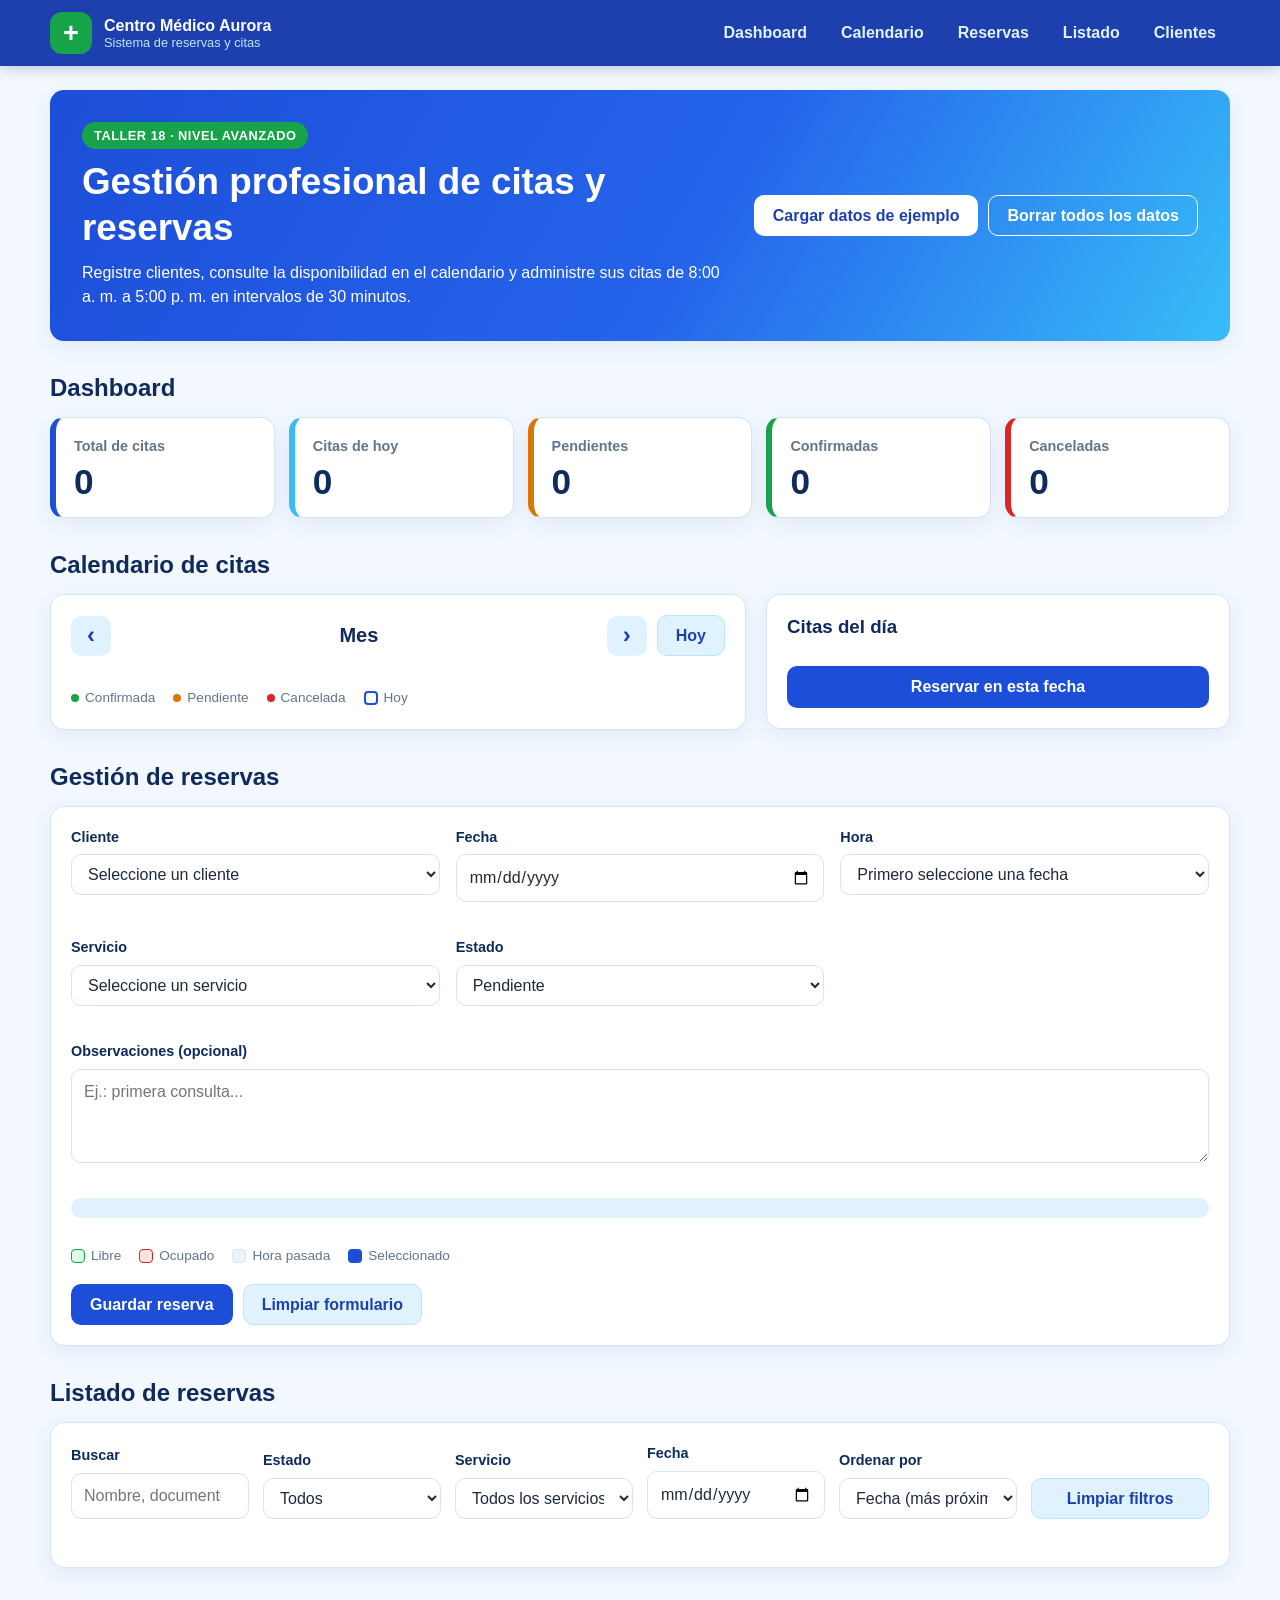
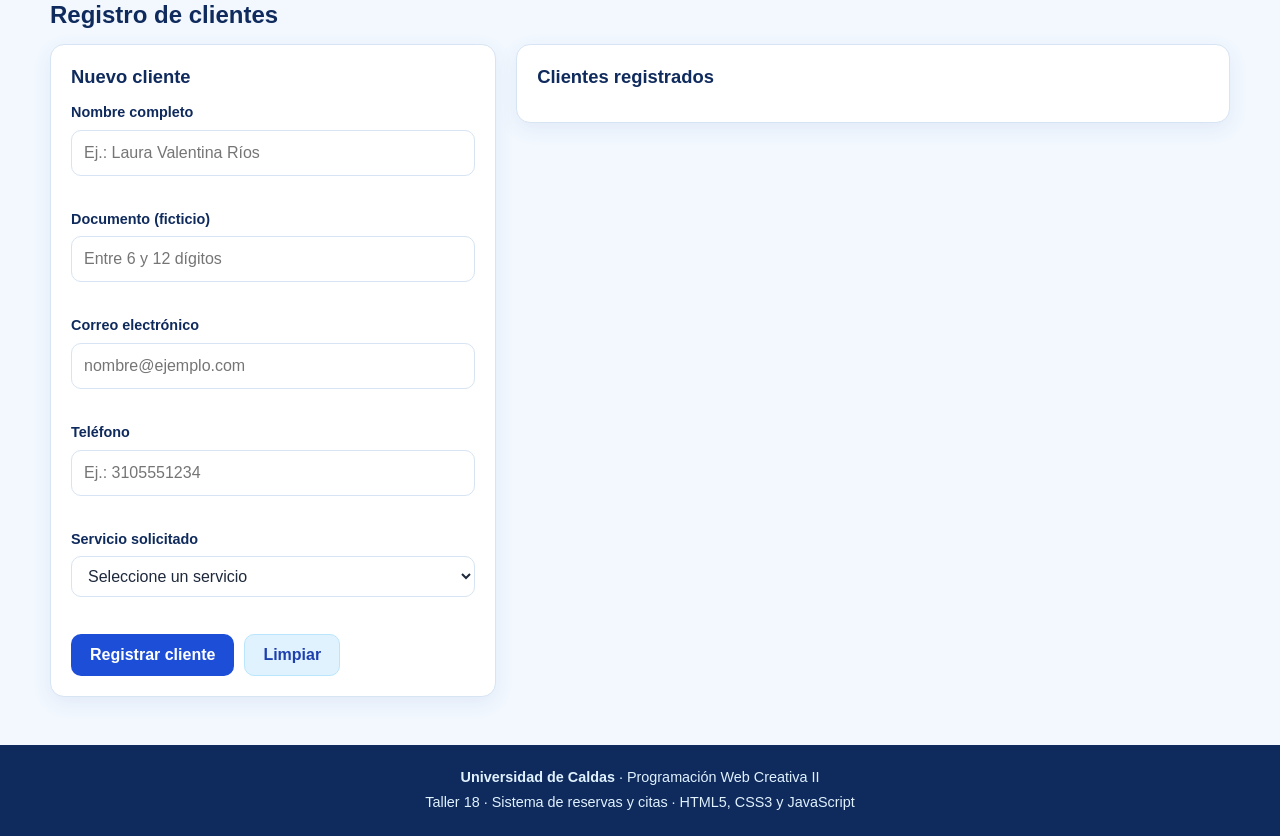
<file: codigos18/index.html>
<!DOCTYPE html>
<html lang="es">
<head>
    <meta charset="UTF-8">
    <meta name="viewport" content="width=device-width, initial-scale=1.0">
    <meta name="description"
          content="Taller 18: Sistema de reservas y citas. Programación Web Creativa II, Universidad de Caldas.">
    <title>Taller 18 · Sistema de Reservas y Citas</title>
    <link rel="stylesheet" href="styles.css">
</head>
<body>
    <a class="saltar-contenido" href="#contenido">Saltar al contenido principal</a>


    <!-- ENCABEZADO Y MENÚ DE NAVEGACIÓN -->
    <header class="encabezado">
        <div class="contenedor encabezado__interior">
            <a class="marca" href="#inicio" aria-label="Centro Médico Aurora, ir al inicio">
                <span class="marca__icono" aria-hidden="true">+</span>
                <span class="marca__texto">
                    <strong>Centro Médico Aurora</strong>
                    <small>Sistema de reservas y citas</small>
                </span>
            </a>
            <button class="menu-boton" id="botonMenu" type="button"
                    aria-expanded="false" aria-controls="menuPrincipal">Menú</button>
            <nav class="menu" id="menuPrincipal" aria-label="Navegación principal">
                <ul class="menu__lista">
                    <li><a href="#dashboard">Dashboard</a></li>
                    <li><a href="#calendario">Calendario</a></li>
                    <li><a href="#nueva-reserva">Reservas</a></li>
                    <li><a href="#listado">Listado</a></li>
                    <li><a href="#clientes">Clientes</a></li>
                </ul>
            </nav>
        </div>
    </header>


    <main id="contenido" class="contenedor">


        <!-- PRESENTACIÓN -->
        <section class="hero" id="inicio" aria-labelledby="tituloHero">
            <div class="hero__texto">
                <p class="hero__etiqueta">Taller 18 · Nivel avanzado</p>
                <h1 id="tituloHero">Gestión profesional de citas y reservas</h1>
                <p>
                    Registre clientes, consulte la disponibilidad en el calendario y administre
                    sus citas de 8:00 a. m. a 5:00 p. m. en intervalos de 30 minutos.
                </p>
            </div>
            <div class="hero__acciones">
                <button class="boton boton--blanco" id="botonDatosEjemplo" type="button">
                    Cargar datos de ejemplo
                </button>
                <button class="boton boton--contorno" id="botonBorrarDatos" type="button">
                    Borrar todos los datos
                </button>
            </div>
        </section>


        <!-- DASHBOARD -->
        <section class="seccion" id="dashboard" aria-labelledby="tituloDashboard">
            <h2 class="seccion__titulo" id="tituloDashboard">Dashboard</h2>
            <div class="estadisticas">
                <article class="tarjeta-estadistica tarjeta-estadistica--total">
                    <span class="tarjeta-estadistica__etiqueta">Total de citas</span>
                    <strong class="tarjeta-estadistica__valor" id="totalCitas">0</strong>
                </article>
                <article class="tarjeta-estadistica tarjeta-estadistica--hoy">
                    <span class="tarjeta-estadistica__etiqueta">Citas de hoy</span>
                    <strong class="tarjeta-estadistica__valor" id="citasHoy">0</strong>
                </article>
                <article class="tarjeta-estadistica tarjeta-estadistica--pendiente">
                    <span class="tarjeta-estadistica__etiqueta">Pendientes</span>
                    <strong class="tarjeta-estadistica__valor" id="citasPendientes">0</strong>
                </article>
                <article class="tarjeta-estadistica tarjeta-estadistica--confirmada">
                    <span class="tarjeta-estadistica__etiqueta">Confirmadas</span>
                    <strong class="tarjeta-estadistica__valor" id="citasConfirmadas">0</strong>
                </article>
                <article class="tarjeta-estadistica tarjeta-estadistica--cancelada">
                    <span class="tarjeta-estadistica__etiqueta">Canceladas</span>
                    <strong class="tarjeta-estadistica__valor" id="citasCanceladas">0</strong>
                </article>
            </div>
        </section>


        <!-- CALENDARIO Y PANEL DEL DÍA -->
        <section class="seccion" id="calendario" aria-labelledby="tituloCalendario">
            <h2 class="seccion__titulo" id="tituloCalendario">Calendario de citas</h2>
            <div class="rejilla-principal">


                <article class="panel calendario">
                    <div class="calendario__barra">
                        <button class="boton boton--icono" id="botonMesAnterior" type="button"
                                aria-label="Mes anterior">&#8249;</button>
                        <h3 class="calendario__titulo" id="tituloMes" aria-live="polite">Mes</h3>
                        <button class="boton boton--icono" id="botonMesSiguiente" type="button"
                                aria-label="Mes siguiente">&#8250;</button>
                        <button class="boton boton--secundario" id="botonHoy" type="button">Hoy</button>
                    </div>
                    <div class="calendario__rejilla" id="rejillaCalendario"></div>
                    <ul class="leyenda" aria-label="Leyenda del calendario">
                        <li><span class="punto punto--confirmada"></span> Confirmada</li>
                        <li><span class="punto punto--pendiente"></span> Pendiente</li>
                        <li><span class="punto punto--cancelada"></span> Cancelada</li>
                        <li><span class="leyenda__hoy"></span> Hoy</li>
                    </ul>
                </article>


                <aside class="panel panel-dia" aria-labelledby="tituloDia">
                    <div class="panel__cabecera">
                        <h3 id="tituloDia">Citas del día</h3>
                        <p class="panel__resumen" id="resumenDia"></p>
                    </div>
                    <div class="lista-tarjetas" id="listaDia"></div>
                    <button class="boton boton--primario boton--completo" id="botonReservarDia"
                            type="button">Reservar en esta fecha</button>
                </aside>


            </div>
        </section>


        <!-- FORMULARIO DE RESERVAS -->
        <section class="seccion" id="nueva-reserva" aria-labelledby="tituloReserva">
            <h2 class="seccion__titulo" id="tituloReserva">Gestión de reservas</h2>
            <div class="panel">
                <div class="banner-edicion" id="bannerEdicion" hidden>
                    <strong>Modo edición:</strong> <span id="textoEdicion"></span>
                </div>


                <form id="formReserva" novalidate>
                    <div class="formulario-rejilla">
                        <div class="campo">
                            <label for="reservaCliente">Cliente</label>
                            <select id="reservaCliente" name="cliente">
                                <option value="">Seleccione un cliente</option>
                            </select>
                            <small class="error-campo" id="error-reservaCliente"></small>
                        </div>


                        <div class="campo">
                            <label for="reservaFecha">Fecha</label>
                            <input type="date" id="reservaFecha" name="fecha">
                            <small class="error-campo" id="error-reservaFecha"></small>
                        </div>


                        <div class="campo">
                            <label for="reservaHora">Hora</label>
                            <select id="reservaHora" name="hora">
                                <option value="">Primero seleccione una fecha</option>
                            </select>
                            <small class="error-campo" id="error-reservaHora"></small>
                        </div>


                        <div class="campo">
                            <label for="reservaServicio">Servicio</label>
                            <select id="reservaServicio" name="servicio">
                                <option value="">Seleccione un servicio</option>
                            </select>
                            <small class="error-campo" id="error-reservaServicio"></small>
                        </div>


                        <div class="campo">
                            <label for="reservaEstado">Estado</label>
                            <select id="reservaEstado" name="estado">
                                <option value="pendiente" selected>Pendiente</option>
                                <option value="confirmada">Confirmada</option>
                                <option value="cancelada">Cancelada</option>
                            </select>
                            <small class="error-campo" id="error-reservaEstado"></small>
                        </div>


                        <div class="campo campo--ancho">
                            <label for="reservaObservaciones">Observaciones (opcional)</label>
                            <textarea id="reservaObservaciones" name="observaciones" rows="3"
                                      maxlength="250"
                                      placeholder="Ej.: primera consulta..."></textarea>
                            <small class="error-campo" id="error-reservaObservaciones"></small>
                        </div>
                    </div>


                    <p class="aviso aviso--info" id="avisoDisponibilidad" role="status"></p>


                    <div class="horarios" id="rejillaHorarios" role="group"
                         aria-label="Horarios del día seleccionado"></div>
                    <ul class="leyenda leyenda--horarios" aria-label="Leyenda de horarios">
                        <li><span class="muestra muestra--libre"></span> Libre</li>
                        <li><span class="muestra muestra--ocupado"></span> Ocupado</li>
                        <li><span class="muestra muestra--pasado"></span> Hora pasada</li>
                        <li><span class="muestra muestra--elegido"></span> Seleccionado</li>
                    </ul>


                    <div class="acciones-formulario">
                        <button class="boton boton--primario" id="botonGuardarReserva" type="submit">
                            Guardar reserva
                        </button>
                        <button class="boton boton--secundario" id="botonLimpiarReserva" type="button">
                            Limpiar formulario
                        </button>
                    </div>
                </form>
            </div>
        </section>


        <!-- LISTADO DE RESERVAS CON FILTROS Y ORDENAMIENTO -->
        <section class="seccion" id="listado" aria-labelledby="tituloListado">
            <h2 class="seccion__titulo" id="tituloListado">Listado de reservas</h2>
            <div class="panel">
                <div class="filtros">
                    <div class="campo">
                        <label for="filtroTexto">Buscar</label>
                        <input type="search" id="filtroTexto" placeholder="Nombre, documento o servicio">
                    </div>
                    <div class="campo">
                        <label for="filtroEstado">Estado</label>
                        <select id="filtroEstado">
                            <option value="todos">Todos</option>
                            <option value="pendiente">Pendientes</option>
                            <option value="confirmada">Confirmadas</option>
                            <option value="cancelada">Canceladas</option>
                        </select>
                    </div>
                    <div class="campo">
                        <label for="filtroServicio">Servicio</label>
                        <select id="filtroServicio">
                            <option value="todos">Todos los servicios</option>
                        </select>
                    </div>
                    <div class="campo">
                        <label for="filtroFecha">Fecha</label>
                        <input type="date" id="filtroFecha">
                    </div>
                    <div class="campo">
                        <label for="ordenarPor">Ordenar por</label>
                        <select id="ordenarPor">
                            <option value="fecha-asc">Fecha (más próxima primero)</option>
                            <option value="fecha-desc">Fecha (más lejana primero)</option>
                            <option value="cliente">Cliente (A - Z)</option>
                            <option value="estado">Estado</option>
                        </select>
                    </div>
                    <div class="campo campo--boton">
                        <button class="boton boton--secundario" id="botonLimpiarFiltros" type="button">
                            Limpiar filtros
                        </button>
                    </div>
                </div>
                <p class="contador" id="contadorListado" aria-live="polite"></p>
                <div class="lista-tarjetas lista-tarjetas--rejilla" id="listaReservas"></div>
            </div>
        </section>


        <!-- REGISTRO DE CLIENTES -->
        <section class="seccion" id="clientes" aria-labelledby="tituloClientes">
            <h2 class="seccion__titulo" id="tituloClientes">Registro de clientes</h2>
            <div class="rejilla-clientes">


                <div class="panel">
                    <h3 class="panel__subtitulo" id="tituloFormCliente">Nuevo cliente</h3>
                    <form id="formCliente" novalidate>
                        <div class="campo">
                            <label for="clienteNombre">Nombre completo</label>
                            <input type="text" id="clienteNombre" name="nombre" maxlength="60"
                                   autocomplete="off" placeholder="Ej.: Laura Valentina Ríos">
                            <small class="error-campo" id="error-clienteNombre"></small>
                        </div>
                        <div class="campo">
                            <label for="clienteDocumento">Documento (ficticio)</label>
                            <input type="text" id="clienteDocumento" name="documento" maxlength="12"
                                   inputmode="numeric" autocomplete="off"
                                   placeholder="Entre 6 y 12 dígitos">
                            <small class="error-campo" id="error-clienteDocumento"></small>
                        </div>
                        <div class="campo">
                            <label for="clienteCorreo">Correo electrónico</label>
                            <input type="email" id="clienteCorreo" name="correo" autocomplete="off"
                                   placeholder="nombre@ejemplo.com">
                            <small class="error-campo" id="error-clienteCorreo"></small>
                        </div>
                        <div class="campo">
                            <label for="clienteTelefono">Teléfono</label>
                            <input type="tel" id="clienteTelefono" name="telefono" maxlength="14"
                                   autocomplete="off" placeholder="Ej.: 3105551234">
                            <small class="error-campo" id="error-clienteTelefono"></small>
                        </div>
                        <div class="campo">
                            <label for="clienteServicio">Servicio solicitado</label>
                            <select id="clienteServicio" name="servicio">
                                <option value="">Seleccione un servicio</option>
                            </select>
                            <small class="error-campo" id="error-clienteServicio"></small>
                        </div>
                        <div class="acciones-formulario">
                            <button class="boton boton--primario" id="botonGuardarCliente" type="submit">
                                Registrar cliente
                            </button>
                            <button class="boton boton--secundario" id="botonLimpiarCliente" type="button">
                                Limpiar
                            </button>
                        </div>
                    </form>
                </div>


                <div class="panel">
                    <h3 class="panel__subtitulo">Clientes registrados</h3>
                    <p class="contador" id="contadorClientes" aria-live="polite"></p>
                    <div class="lista-tarjetas lista-tarjetas--rejilla" id="listaClientes"></div>
                </div>


            </div>
        </section>
    </main>


    <footer class="pie">
        <div class="contenedor pie__interior">
            <p><strong>Universidad de Caldas</strong> · Programación Web Creativa II</p>
            <p>Taller 18 · Sistema de reservas y citas · HTML5, CSS3 y JavaScript</p>
        </div>
    </footer>


    <div class="mensaje" id="mensaje" role="status" aria-live="polite"></div>


    <script src="script.js"></script>
</body>
</html>
</file>
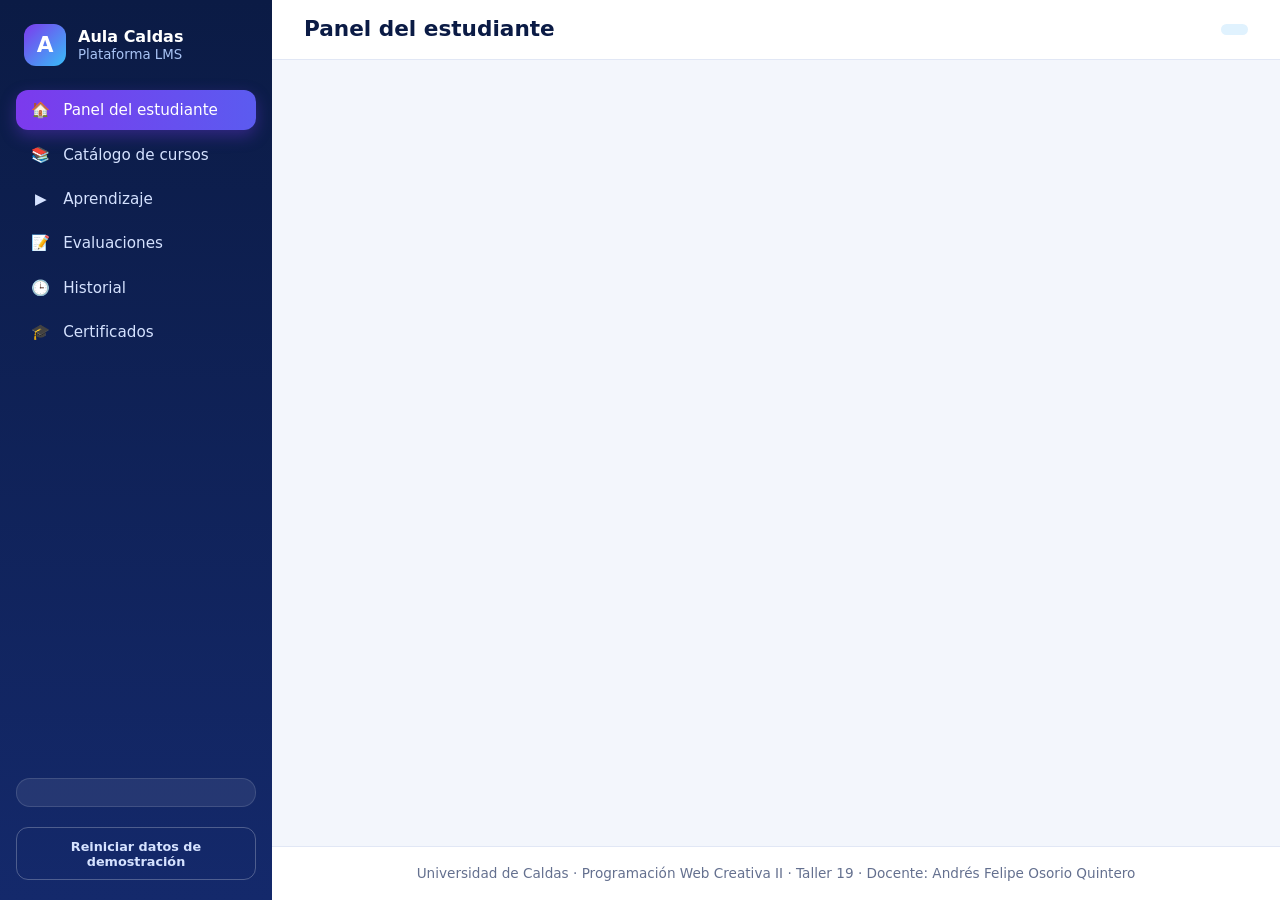
<file: codigos19/index.html>
<!DOCTYPE html>
<html lang="es">
<head>
  <meta charset="UTF-8">
  <meta name="viewport" content="width=device-width, initial-scale=1.0">
  <meta name="description" content="Taller 19: Plataforma educativa LMS - Programación Web Creativa II - Universidad de Caldas">
  <title>Aula Caldas LMS | Taller 19</title>
  <link rel="stylesheet" href="styles.css">
</head>
<body>
  <a class="skip-link" href="#main">Saltar al contenido principal</a>


  <div class="app" id="app">


    <!-- ========== MENÚ LATERAL ========== -->
    <aside class="sidebar" id="sidebar" aria-label="Menú principal">
      <div class="brand">
        <span class="brand-logo" aria-hidden="true">A</span>
        <div class="brand-text">
          <strong>Aula Caldas</strong>
          <small>Plataforma LMS</small>
        </div>
      </div>


      <nav class="nav" aria-label="Navegación de la plataforma">
        <button type="button" class="nav-btn active" data-action="nav" data-view="dashboard">
          <span class="nav-icon" aria-hidden="true">🏠</span> Panel del estudiante
        </button>
        <button type="button" class="nav-btn" data-action="nav" data-view="catalog">
          <span class="nav-icon" aria-hidden="true">📚</span> Catálogo de cursos
        </button>
        <button type="button" class="nav-btn" data-action="nav" data-view="learn">
          <span class="nav-icon" aria-hidden="true">▶️</span> Aprendizaje
        </button>
        <button type="button" class="nav-btn" data-action="nav" data-view="quiz">
          <span class="nav-icon" aria-hidden="true">📝</span> Evaluaciones
        </button>
        <button type="button" class="nav-btn" data-action="nav" data-view="history">
          <span class="nav-icon" aria-hidden="true">🕒</span> Historial
        </button>
        <button type="button" class="nav-btn" data-action="nav" data-view="certificates">
          <span class="nav-icon" aria-hidden="true">🎓</span> Certificados
        </button>
      </nav>


      <div class="student-card" id="studentCard"></div>


      <button type="button" class="btn btn-ghost btn-reset" data-action="reset">
        Reiniciar datos de demostración
      </button>
    </aside>


    <div class="overlay" id="overlay" data-action="close-sidebar"></div>


    <!-- ========== CONTENIDO ========== -->
    <div class="content">
      <header class="topbar">
        <button type="button" class="menu-toggle" data-action="toggle-sidebar" aria-label="Abrir o cerrar el menú">
          <span></span><span></span><span></span>
        </button>
        <h1 id="pageTitle">Panel del estudiante</h1>
        <div class="top-progress" id="topProgress" title="Progreso general"></div>
      </header>


      <main id="main" tabindex="-1">
        <section id="view-dashboard" class="view" aria-labelledby="pageTitle"></section>
        <section id="view-catalog" class="view" aria-labelledby="pageTitle" hidden></section>
        <section id="view-learn" class="view" aria-labelledby="pageTitle" hidden></section>
        <section id="view-quiz" class="view" aria-labelledby="pageTitle" hidden></section>
        <section id="view-history" class="view" aria-labelledby="pageTitle" hidden></section>
        <section id="view-certificates" class="view" aria-labelledby="pageTitle" hidden></section>
      </main>


      <footer class="footer">
        <p>Universidad de Caldas · Programación Web Creativa II · Taller 19 · Docente: Andrés Felipe Osorio Quintero</p>
      </footer>
    </div>
  </div>


  <div class="toast-container" id="toasts" aria-live="polite" aria-atomic="false"></div>


  <script src="script.js"></script>
</body>
</html>
</file>
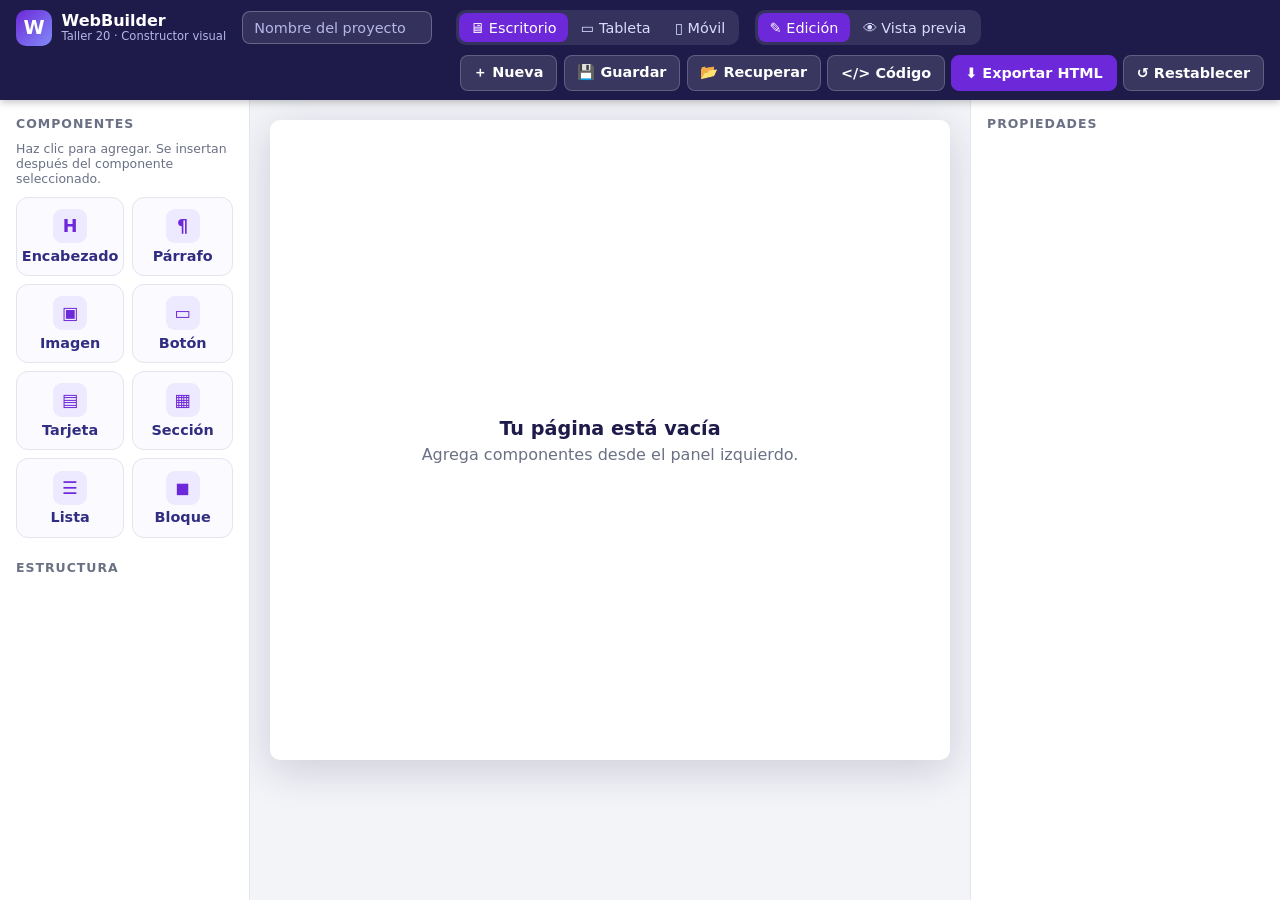
<file: codigos20/index.html>
<!DOCTYPE html>
<html lang="es">
<head>
  <meta charset="UTF-8">
  <meta name="viewport" content="width=device-width, initial-scale=1.0">
  <meta name="description" content="Taller 20: Constructor visual de páginas web - Programación Web Creativa II - Universidad de Caldas">
  <title>WebBuilder | Taller 20</title>
  <link rel="stylesheet" href="styles.css">
  <!-- Estilos generados dinámicamente para la página que se está construyendo -->
  <style id="pageStyle"></style>
</head>
<body>
  <div class="ed-app" id="app">


    <!-- ========== BARRA SUPERIOR ========== -->
    <header class="ed-topbar">
      <div class="ed-brand">
        <span class="ed-logo" aria-hidden="true">W</span>
        <div class="ed-brand-text">
          <strong>WebBuilder</strong>
          <small>Taller 20 · Constructor visual</small>
        </div>
      </div>


      <div class="ed-project">
        <label for="projectName" class="ed-sr">Nombre del proyecto</label>
        <input type="text" id="projectName" maxlength="40" placeholder="Nombre del proyecto" autocomplete="off">
        <span class="ed-status" id="saveStatus" aria-live="polite"></span>
      </div>


      <div class="ed-group" role="group" aria-label="Tamaño de visualización">
        <button type="button" class="ed-tool active" data-action="device" data-device="desktop" aria-pressed="true" title="Escritorio">🖥 <span>Escritorio</span></button>
        <button type="button" class="ed-tool" data-action="device" data-device="tablet" aria-pressed="false" title="Tableta (768 px)">▭ <span>Tableta</span></button>
        <button type="button" class="ed-tool" data-action="device" data-device="mobile" aria-pressed="false" title="Móvil (375 px)">▯ <span>Móvil</span></button>
      </div>


      <div class="ed-group" role="group" aria-label="Modo de trabajo">
        <button type="button" class="ed-tool active" data-action="mode" data-mode="edit" aria-pressed="true" title="Modo edición">✎ <span>Edición</span></button>
        <button type="button" class="ed-tool" data-action="mode" data-mode="preview" aria-pressed="false" title="Modo vista previa">👁 <span>Vista previa</span></button>
      </div>


      <div class="ed-actions">
        <button type="button" class="ed-btn" data-action="new-page" title="Crear una página en blanco">＋ Nueva</button>
        <button type="button" class="ed-btn" data-action="save" title="Guardar en LocalStorage">💾 Guardar</button>
        <button type="button" class="ed-btn" data-action="open-projects" title="Recuperar un proyecto guardado">📂 Recuperar</button>
        <button type="button" class="ed-btn" data-action="show-code" title="Ver el HTML y CSS generados">&lt;/&gt; Código</button>
        <button type="button" class="ed-btn ed-btn-primary" data-action="export" title="Descargar la página como archivo HTML">⬇ Exportar HTML</button>
        <button type="button" class="ed-btn ed-btn-danger" data-action="reset" title="Restablecer el editor">↺ Restablecer</button>
      </div>
    </header>


    <!-- ========== PANEL LATERAL DE COMPONENTES ========== -->
    <aside class="ed-left" aria-label="Panel de componentes">
      <h2>Componentes</h2>
      <p class="ed-hint">Haz clic para agregar. Se insertan después del componente seleccionado.</p>
      <div class="ed-palette">
        <button type="button" class="ed-item" data-action="add" data-type="heading"><span class="ed-ico">H</span>Encabezado</button>
        <button type="button" class="ed-item" data-action="add" data-type="paragraph"><span class="ed-ico">¶</span>Párrafo</button>
        <button type="button" class="ed-item" data-action="add" data-type="image"><span class="ed-ico">▣</span>Imagen</button>
        <button type="button" class="ed-item" data-action="add" data-type="button"><span class="ed-ico">▭</span>Botón</button>
        <button type="button" class="ed-item" data-action="add" data-type="card"><span class="ed-ico">▤</span>Tarjeta</button>
        <button type="button" class="ed-item" data-action="add" data-type="section"><span class="ed-ico">▦</span>Sección</button>
        <button type="button" class="ed-item" data-action="add" data-type="list"><span class="ed-ico">☰</span>Lista</button>
        <button type="button" class="ed-item" data-action="add" data-type="block"><span class="ed-ico">◼</span>Bloque</button>
      </div>


      <h2>Estructura</h2>
      <div class="ed-layers" id="layers"></div>
    </aside>


    <!-- ========== ÁREA CENTRAL DE EDICIÓN Y VISTA PREVIA ========== -->
    <main class="ed-center" id="main">
      <div class="ed-stage" id="stage">
        <div class="ed-device" id="device" data-device="desktop">
          <div class="page" id="page"></div>
          <div class="ed-empty" id="canvasEmpty" hidden>
            <strong>Tu página está vacía</strong>
            <span>Agrega componentes desde el panel izquierdo.</span>
          </div>
        </div>
      </div>
    </main>


    <!-- ========== PANEL DE PROPIEDADES ========== -->
    <aside class="ed-right" aria-label="Panel de propiedades">
      <h2 id="propsTitle">Propiedades</h2>
      <div id="props"></div>
    </aside>
  </div>


  <!-- ========== VENTANA: CÓDIGO GENERADO ========== -->
  <div class="ed-modal" id="codeModal" role="dialog" aria-modal="true" aria-labelledby="codeTitle" hidden>
    <div class="ed-modal-box ed-modal-wide">
      <div class="ed-modal-head">
        <h3 id="codeTitle">Código generado</h3>
        <button type="button" class="ed-close" data-action="close-modal" data-modal="codeModal" aria-label="Cerrar">✕</button>
      </div>
      <div class="ed-tabs" role="tablist">
        <button type="button" class="ed-tab active" data-action="code-tab" data-tab="html" role="tab">HTML</button>
        <button type="button" class="ed-tab" data-action="code-tab" data-tab="css" role="tab">CSS</button>
        <button type="button" class="ed-tab" data-action="code-tab" data-tab="doc" role="tab">Documento completo</button>
        <button type="button" class="ed-btn ed-btn-primary ed-copy" data-action="copy-code">Copiar</button>
      </div>
      <pre class="ed-code" id="codeOutput" tabindex="0"></pre>
    </div>
  </div>


  <!-- ========== VENTANA: PROYECTOS GUARDADOS ========== -->
  <div class="ed-modal" id="projectsModal" role="dialog" aria-modal="true" aria-labelledby="projectsTitle" hidden>
    <div class="ed-modal-box">
      <div class="ed-modal-head">
        <h3 id="projectsTitle">Proyectos guardados</h3>
        <button type="button" class="ed-close" data-action="close-modal" data-modal="projectsModal" aria-label="Cerrar">✕</button>
      </div>
      <div id="projectsList"></div>
    </div>
  </div>


  <div class="ed-toasts" id="toasts" aria-live="polite"></div>


  <script src="script.js"></script>
</body>
</html>
</file>
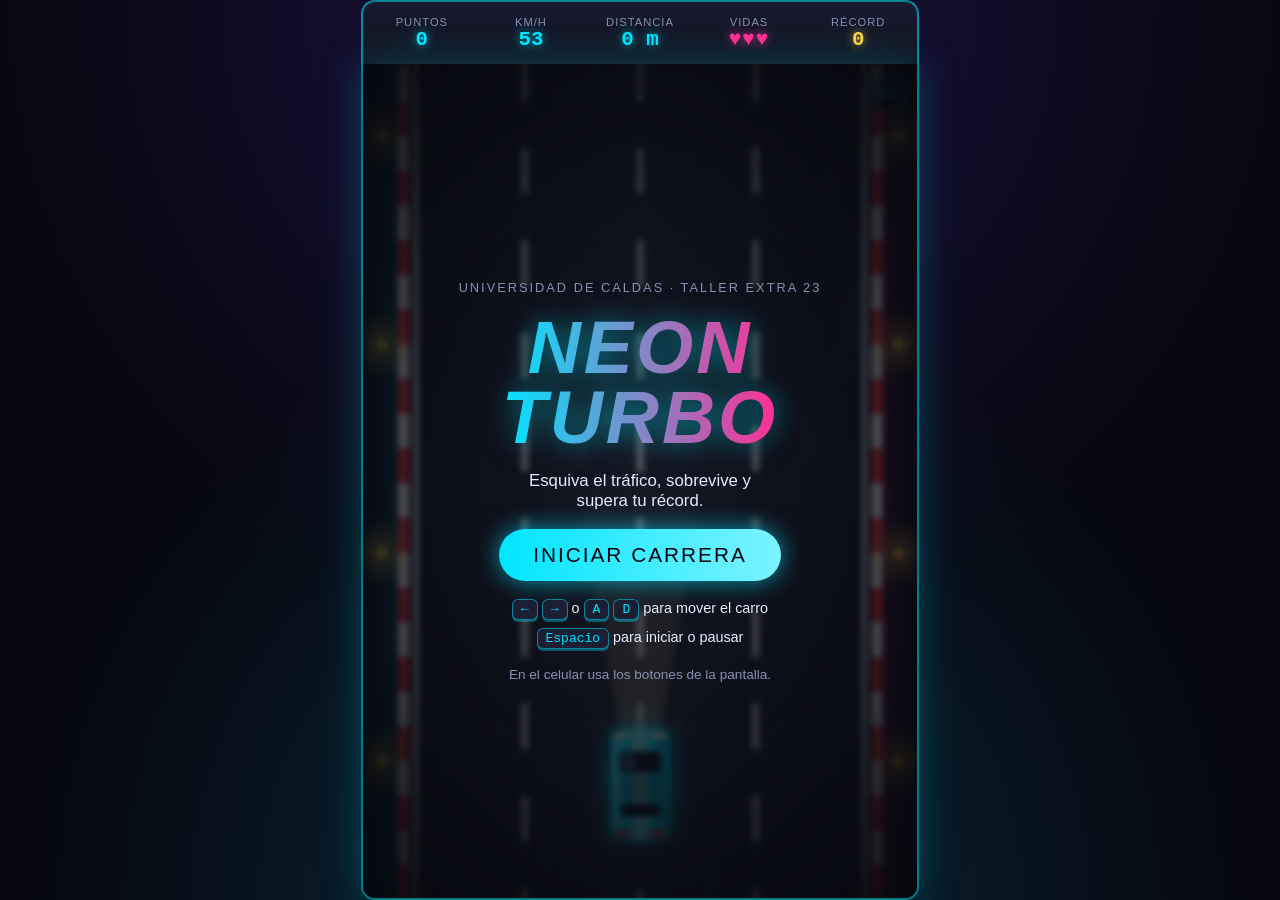
<file: codigos21/index.html>
<!DOCTYPE html>
<html lang="es">
<head>
  <meta charset="UTF-8">
  <meta name="viewport"
        content="width=device-width, initial-scale=1.0, maximum-scale=1.0, user-scalable=no">
  <title>Neon Turbo | Videojuego de carreras de carros</title>
  <link rel="stylesheet" href="styles.css">
</head>
<body>


  <main class="juego">


    <!-- Panel superior: puntuación, velocidad, distancia, vidas y récord -->
    <header class="panel" aria-label="Panel de información de la partida">
      <div class="dato">
        <span class="dato__etiqueta">Puntos</span>
        <span class="dato__valor" id="hud-puntos">0</span>
      </div>
      <div class="dato">
        <span class="dato__etiqueta">Km/h</span>
        <span class="dato__valor" id="hud-velocidad">0</span>
      </div>
      <div class="dato">
        <span class="dato__etiqueta">Distancia</span>
        <span class="dato__valor" id="hud-distancia">0 m</span>
      </div>
      <div class="dato">
        <span class="dato__etiqueta">Vidas</span>
        <span class="dato__valor dato__valor--vidas" id="hud-vidas">♥♥♥</span>
      </div>
      <div class="dato">
        <span class="dato__etiqueta">Récord</span>
        <span class="dato__valor dato__valor--record" id="hud-record">0</span>
      </div>
    </header>


    <!-- Escenario del juego -->
    <section class="escenario">


      <canvas id="lienzo" width="480" height="720"
              aria-label="Carretera del videojuego de carreras"></canvas>


      <button class="boton-pausa" id="boton-pausa" type="button"
              aria-label="Pausar o reanudar la partida">II</button>


      <!-- Pantalla de inicio -->
      <div class="pantalla" id="pantalla-inicio">
        <p class="etiqueta-superior">Universidad de Caldas · Taller extra 23</p>
        <h1 class="titulo">NEON<br>TURBO</h1>
        <p class="subtitulo">Esquiva el tráfico, sobrevive y supera tu récord.</p>
        <button class="boton" id="boton-iniciar" type="button">INICIAR CARRERA</button>
        <ul class="guia">
          <li><kbd>←</kbd> <kbd>→</kbd> o <kbd>A</kbd> <kbd>D</kbd> para mover el carro</li>
          <li><kbd>Espacio</kbd> para iniciar o pausar</li>
        </ul>
        <p class="pista">En el celular usa los botones de la pantalla.</p>
      </div>


      <!-- Pantalla de pausa -->
      <div class="pantalla oculto" id="pantalla-pausa">
        <h2 class="titulo titulo--mediano">PAUSA</h2>
        <p class="subtitulo">La carrera está detenida.</p>
        <button class="boton" id="boton-reanudar" type="button">REANUDAR</button>
        <p class="pista">También puedes pulsar <kbd>Espacio</kbd></p>
      </div>


      <!-- Pantalla de Game Over -->
      <div class="pantalla oculto" id="pantalla-gameover">
        <h2 class="titulo titulo--derrota">GAME OVER</h2>
        <p class="insignia-record oculto" id="go-insignia">¡NUEVO RÉCORD!</p>
        <div class="estadisticas">
          <div class="estadistica">
            <span>Puntos</span>
            <strong id="go-puntos">0</strong>
          </div>
          <div class="estadistica">
            <span>Distancia</span>
            <strong id="go-distancia">0 m</strong>
          </div>
          <div class="estadistica">
            <span>Tiempo</span>
            <strong id="go-tiempo">00:00</strong>
          </div>
          <div class="estadistica">
            <span>Nivel</span>
            <strong id="go-nivel">1</strong>
          </div>
          <div class="estadistica estadistica--ancha">
            <span>Récord</span>
            <strong id="go-record">0</strong>
          </div>
        </div>
        <button class="boton" id="boton-reiniciar" type="button">REINTENTAR</button>
        <p class="pista">Pulsa <kbd>Espacio</kbd> para jugar de nuevo</p>
      </div>


      <!-- Controles táctiles (se muestran en dispositivos móviles) -->
      <div class="controles-tactiles">
        <button class="boton-tactil" id="boton-izquierda" type="button"
                aria-label="Mover a la izquierda">←</button>
        <button class="boton-tactil" id="boton-derecha" type="button"
                aria-label="Mover a la derecha">→</button>
      </div>


    </section>
  </main>


  <script src="script.js"></script>
</body>
</html>
</file>
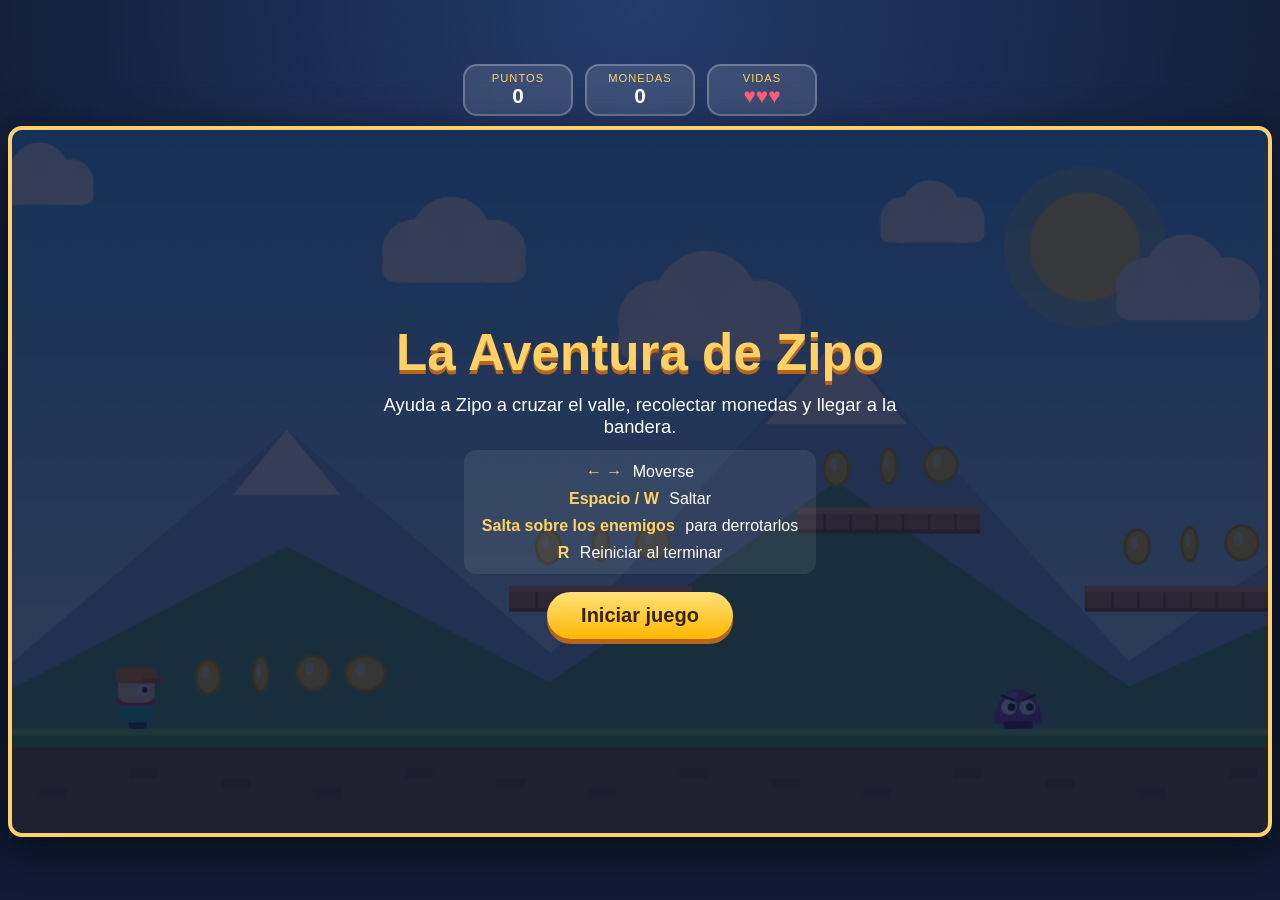
<file: codigos22/index.html>
<!DOCTYPE html>
<html lang="es">
<head>
  <meta charset="UTF-8">
  <meta name="viewport" content="width=device-width, initial-scale=1.0, maximum-scale=1.0, user-scalable=no">
  <title>La Aventura de Zipo | Videojuego de plataformas 2D</title>
  <link rel="stylesheet" href="styles.css">
</head>
<body>
  <main class="game-container">
 
    <!-- Marcador del juego -->
    <header class="hud">
      <div class="hud-item">
        <span class="hud-label">Puntos</span>
        <span class="hud-value" id="hud-score">0</span>
      </div>
      <div class="hud-item">
        <span class="hud-label">Monedas</span>
        <span class="hud-value" id="hud-coins">0</span>
      </div>
      <div class="hud-item">
        <span class="hud-label">Vidas</span>
        <span class="hud-value hud-lives" id="hud-lives">3</span>
      </div>
    </header>
 
    <!-- Zona de juego: canvas + pantallas superpuestas -->
    <section class="game-wrap" id="game-wrap">
      <canvas id="game-canvas" width="960" height="540"></canvas>
 
      <div class="screen" id="screen-menu">
        <h1>La Aventura de Zipo</h1>
        <p class="subtitle">Ayuda a Zipo a cruzar el valle, recolectar monedas y llegar a la bandera.</p>
        <ul class="instructions">
          <li><strong>&larr; &rarr;</strong> Moverse</li>
          <li><strong>Espacio / W</strong> Saltar</li>
          <li><strong>Salta sobre los enemigos</strong> para derrotarlos</li>
          <li><strong>R</strong> Reiniciar al terminar</li>
        </ul>
        <button class="btn" id="btn-start" type="button">Iniciar juego</button>
      </div>
 
      <div class="screen hidden" id="screen-win">
        <h1 class="title-win">¡Victoria!</h1>
        <p class="subtitle">Zipo llegó a la meta.</p>
        <p class="final-score">Puntuación final: <span id="win-score">0</span></p>
        <p class="final-score">Monedas: <span id="win-coins">0</span></p>
        <button class="btn" id="btn-restart-win" type="button">Jugar de nuevo</button>
      </div>
 
      <div class="screen hidden" id="screen-over">
        <h1 class="title-over">Game Over</h1>
        <p class="subtitle">Zipo se quedó sin vidas.</p>
        <p class="final-score">Puntuación: <span id="over-score">0</span></p>
        <button class="btn" id="btn-restart-over" type="button">Reintentar</button>
      </div>
    </section>
 
    <!-- Controles táctiles (solo visibles en móviles y pantallas pequeñas) -->
    <section class="touch-controls" id="touch-controls">
      <div class="dpad">
        <button class="touch-btn" id="touch-left" type="button" aria-label="Izquierda">&#9664;</button>
        <button class="touch-btn" id="touch-right" type="button" aria-label="Derecha">&#9654;</button>
      </div>
      <button class="touch-btn touch-jump" id="touch-jump" type="button" aria-label="Saltar">SALTAR</button>
    </section>
 
  </main>
 
  <script src="script.js"></script>
</body>
</html>
</file>
<file: codigos18/styles.css>
/* ==========================================================================
   TALLER 18 · SISTEMA DE RESERVAS Y CITAS
   Universidad de Caldas · Programación Web Creativa II
   Paleta: azul, blanco, celeste y verde
   ========================================================================== */


/* 1. VARIABLES Y REINICIO ------------------------------------------------- */
:root {
    --azul-900: #0f2a5c;
    --azul-700: #1e40af;
    --azul-600: #1d4ed8;
    --azul-500: #2563eb;
    --celeste-50: #f0f9ff;
    --celeste-100: #e0f2fe;
    --celeste-200: #bae6fd;
    --celeste-400: #38bdf8;
    --verde-700: #15803d;
    --verde-600: #16a34a;
    --verde-100: #dcfce7;
    --ambar-600: #d97706;
    --ambar-100: #fef3c7;
    --rojo-600: #dc2626;
    --rojo-100: #fee2e2;
    --blanco: #ffffff;
    --fondo: #f2f8fe;
    --texto: #1e293b;
    --texto-suave: #64748b;
    --borde: #d6e4f3;
    --sombra: 0 6px 20px rgba(30, 64, 175, 0.08);
    --radio: 14px;
    --radio-pequeno: 10px;
}


*,
*::before,
*::after {
    box-sizing: border-box;
}


html {
    scroll-behavior: smooth;
    scroll-padding-top: 90px;
}


body {
    margin: 0;
    font-family: "Segoe UI", Roboto, "Helvetica Neue", Arial, sans-serif;
    font-size: 16px;
    line-height: 1.5;
    color: var(--texto);
    background: var(--fondo);
}


[hidden] {
    display: none !important;
}


h1,
h2,
h3,
h4 {
    margin: 0;
    line-height: 1.25;
    color: var(--azul-900);
}


p {
    margin: 0;
}


ul {
    margin: 0;
    padding: 0;
    list-style: none;
}


button,
input,
select,
textarea {
    font: inherit;
}


.contenedor {
    width: min(1180px, 100% - 32px);
    margin-inline: auto;
}


.saltar-contenido {
    position: absolute;
    left: -9999px;
    top: 8px;
    z-index: 200;
    padding: 8px 14px;
    border-radius: 8px;
    background: var(--blanco);
    color: var(--azul-700);
}


.saltar-contenido:focus {
    left: 8px;
}


/* 2. ENCABEZADO Y MENÚ ---------------------------------------------------- */
.encabezado {
    position: sticky;
    top: 0;
    z-index: 100;
    background: var(--azul-700);
    box-shadow: 0 2px 12px rgba(15, 42, 92, 0.25);
}


.encabezado__interior {
    display: flex;
    flex-wrap: wrap;
    align-items: center;
    justify-content: space-between;
    gap: 12px;
    padding-block: 12px;
}


.marca {
    display: flex;
    align-items: center;
    gap: 12px;
    color: var(--blanco);
    text-decoration: none;
}


.marca__icono {
    display: grid;
    place-items: center;
    width: 42px;
    height: 42px;
    border-radius: 12px;
    background: var(--verde-600);
    font-size: 1.7rem;
    font-weight: 700;
    line-height: 1;
}


.marca__texto {
    display: flex;
    flex-direction: column;
    line-height: 1.2;
}


.marca__texto small {
    color: var(--celeste-200);
    font-size: 0.8rem;
}


.menu__lista {
    display: flex;
    flex-wrap: wrap;
    gap: 6px;
}


.menu__lista a {
    display: block;
    padding: 8px 14px;
    border-radius: 999px;
    color: var(--celeste-100);
    font-weight: 600;
    text-decoration: none;
    transition: background 0.2s ease, color 0.2s ease;
}


.menu__lista a:hover,
.menu__lista a:focus-visible {
    background: var(--blanco);
    color: var(--azul-700);
}


.menu-boton {
    display: none;
    padding: 8px 16px;
    border: 1px solid var(--celeste-200);
    border-radius: 999px;
    background: transparent;
    color: var(--blanco);
    font-weight: 600;
    cursor: pointer;
}


/* 3. PRESENTACIÓN --------------------------------------------------------- */
.hero {
    display: flex;
    flex-wrap: wrap;
    align-items: center;
    justify-content: space-between;
    gap: 20px;
    margin-top: 24px;
    padding: 32px;
    border-radius: var(--radio);
    background: linear-gradient(120deg, var(--azul-600), var(--azul-500) 55%, var(--celeste-400));
    color: var(--blanco);
    box-shadow: var(--sombra);
}


.hero__texto {
    flex: 1 1 380px;
    display: grid;
    gap: 10px;
}


.hero h1 {
    color: var(--blanco);
    font-size: clamp(1.6rem, 3vw, 2.3rem);
}


.hero__etiqueta {
    width: fit-content;
    padding: 4px 12px;
    border-radius: 999px;
    background: var(--verde-600);
    font-size: 0.8rem;
    font-weight: 700;
    letter-spacing: 0.04em;
    text-transform: uppercase;
}


.hero__acciones {
    display: flex;
    flex-wrap: wrap;
    gap: 10px;
}


/* 4. SECCIONES Y PANELES -------------------------------------------------- */
.seccion {
    margin-top: 32px;
}


.seccion__titulo {
    margin-bottom: 14px;
    font-size: 1.5rem;
}


.panel {
    padding: 20px;
    border: 1px solid var(--borde);
    border-radius: var(--radio);
    background: var(--blanco);
    box-shadow: var(--sombra);
}


.panel__subtitulo {
    margin-bottom: 14px;
    font-size: 1.15rem;
}


.panel__cabecera {
    margin-bottom: 14px;
}


.panel__resumen {
    margin-top: 4px;
    color: var(--texto-suave);
    font-size: 0.92rem;
}


.rejilla-principal {
    display: grid;
    grid-template-columns: minmax(0, 1.5fr) minmax(0, 1fr);
    gap: 20px;
    align-items: start;
}


.rejilla-clientes {
    display: grid;
    grid-template-columns: minmax(0, 1fr) minmax(0, 1.6fr);
    gap: 20px;
    align-items: start;
}


/* 5. BOTONES -------------------------------------------------------------- */
.boton {
    display: inline-flex;
    align-items: center;
    justify-content: center;
    gap: 6px;
    padding: 10px 18px;
    border: 1px solid transparent;
    border-radius: var(--radio-pequeno);
    font-weight: 600;
    line-height: 1.2;
    cursor: pointer;
    transition: transform 0.15s ease, background 0.2s ease, box-shadow 0.2s ease;
}


.boton:hover {
    transform: translateY(-1px);
}


.boton:focus-visible,
.calendario__dia:focus-visible,
.horario:focus-visible,
input:focus-visible,
select:focus-visible,
textarea:focus-visible {
    outline: 3px solid var(--celeste-400);
    outline-offset: 2px;
}


.boton--primario {
    background: var(--azul-600);
    color: var(--blanco);
}


.boton--primario:hover {
    background: var(--azul-700);
}


.boton--secundario {
    border-color: var(--celeste-200);
    background: var(--celeste-100);
    color: var(--azul-700);
}


.boton--secundario:hover {
    background: var(--celeste-200);
}


.boton--exito {
    background: var(--verde-600);
    color: var(--blanco);
}


.boton--exito:hover {
    background: var(--verde-700);
}


.boton--peligro {
    border-color: var(--rojo-100);
    background: var(--blanco);
    color: var(--rojo-600);
}


.boton--peligro:hover {
    background: var(--rojo-100);
}


.boton--blanco {
    background: var(--blanco);
    color: var(--azul-700);
}


.boton--contorno {
    border-color: var(--blanco);
    background: transparent;
    color: var(--blanco);
}


.boton--contorno:hover {
    background: rgba(255, 255, 255, 0.15);
}


.boton--icono {
    width: 40px;
    height: 40px;
    padding: 0;
    background: var(--celeste-100);
    color: var(--azul-700);
    font-size: 1.5rem;
}


.boton--pequeno {
    padding: 6px 12px;
    font-size: 0.85rem;
}


.boton--completo {
    width: 100%;
    margin-top: 14px;
}


.boton:disabled {
    opacity: 0.55;
    cursor: not-allowed;
    transform: none;
}


/* 6. DASHBOARD ------------------------------------------------------------ */
.estadisticas {
    display: grid;
    grid-template-columns: repeat(5, minmax(0, 1fr));
    gap: 14px;
}


.tarjeta-estadistica {
    display: flex;
    flex-direction: column;
    gap: 6px;
    padding: 18px;
    border: 1px solid var(--borde);
    border-left-width: 6px;
    border-radius: var(--radio);
    background: var(--blanco);
    box-shadow: var(--sombra);
}


.tarjeta-estadistica__etiqueta {
    color: var(--texto-suave);
    font-size: 0.9rem;
    font-weight: 600;
}


.tarjeta-estadistica__valor {
    font-size: 2.2rem;
    line-height: 1;
    color: var(--azul-900);
}


.tarjeta-estadistica--total {
    border-left-color: var(--azul-600);
}


.tarjeta-estadistica--hoy {
    border-left-color: var(--celeste-400);
}


.tarjeta-estadistica--pendiente {
    border-left-color: var(--ambar-600);
}


.tarjeta-estadistica--confirmada {
    border-left-color: var(--verde-600);
}


.tarjeta-estadistica--cancelada {
    border-left-color: var(--rojo-600);
}


/* 7. CALENDARIO ----------------------------------------------------------- */
.calendario__barra {
    display: flex;
    align-items: center;
    gap: 10px;
    margin-bottom: 16px;
}


.calendario__titulo {
    flex: 1;
    text-align: center;
    font-size: 1.25rem;
}


.calendario__rejilla {
    display: grid;
    grid-template-columns: repeat(7, minmax(0, 1fr));
    gap: 6px;
}


.calendario__dia-semana {
    padding: 6px 0;
    text-align: center;
    color: var(--azul-700);
    font-size: 0.8rem;
    font-weight: 700;
    text-transform: uppercase;
}


.calendario__dia {
    position: relative;
    display: flex;
    flex-direction: column;
    align-items: center;
    gap: 4px;
    min-height: 66px;
    padding: 8px 4px 6px;
    border: 1px solid var(--borde);
    border-radius: var(--radio-pequeno);
    background: var(--blanco);
    color: var(--texto);
    cursor: pointer;
    transition: background 0.15s ease, border-color 0.15s ease, transform 0.15s ease;
}


.calendario__dia:hover {
    border-color: var(--celeste-400);
    background: var(--celeste-50);
    transform: translateY(-1px);
}


.calendario__numero {
    display: grid;
    place-items: center;
    width: 30px;
    height: 30px;
    border-radius: 50%;
    font-weight: 600;
}


.calendario__dia.es-pasado {
    background: #f6f9fc;
    color: var(--texto-suave);
}


.calendario__dia.con-reservas {
    border-color: var(--celeste-400);
    background: var(--celeste-50);
}


.calendario__dia.es-hoy {
    border: 2px solid var(--azul-600);
}


.calendario__dia.es-hoy .calendario__numero {
    background: var(--azul-600);
    color: var(--blanco);
}


.calendario__dia.es-seleccionado {
    border-color: var(--verde-600);
    background: var(--verde-100);
    box-shadow: 0 0 0 2px var(--verde-600);
}


.calendario__puntos {
    display: flex;
    flex-wrap: wrap;
    justify-content: center;
    gap: 3px;
    min-height: 8px;
}


.calendario__contador {
    position: absolute;
    top: 4px;
    right: 4px;
    min-width: 18px;
    padding: 0 5px;
    border-radius: 999px;
    background: var(--azul-600);
    color: var(--blanco);
    font-size: 0.7rem;
    font-weight: 700;
    line-height: 18px;
    text-align: center;
}


.punto {
    display: inline-block;
    width: 8px;
    height: 8px;
    border-radius: 50%;
}


.punto--confirmada {
    background: var(--verde-600);
}


.punto--pendiente {
    background: var(--ambar-600);
}


.punto--cancelada {
    background: var(--rojo-600);
}


.leyenda {
    display: flex;
    flex-wrap: wrap;
    gap: 6px 18px;
    margin-top: 16px;
    color: var(--texto-suave);
    font-size: 0.85rem;
}


.leyenda li {
    display: flex;
    align-items: center;
    gap: 6px;
}


.leyenda__hoy {
    display: inline-block;
    width: 14px;
    height: 14px;
    border: 2px solid var(--azul-600);
    border-radius: 4px;
}


/* 8. TARJETAS DE RESERVA Y CLIENTE ---------------------------------------- */
.lista-tarjetas {
    display: grid;
    gap: 12px;
}


.lista-tarjetas--rejilla {
    grid-template-columns: repeat(auto-fill, minmax(260px, 1fr));
}


.tarjeta-reserva {
    display: flex;
    flex-direction: column;
    gap: 6px;
    padding: 14px;
    border: 1px solid var(--borde);
    border-left-width: 6px;
    border-radius: var(--radio-pequeno);
    background: var(--blanco);
}


.tarjeta-reserva--confirmada {
    border-left-color: var(--verde-600);
    background: #f7fdf9;
}


.tarjeta-reserva--pendiente {
    border-left-color: var(--ambar-600);
    background: #fffdf5;
}


.tarjeta-reserva--cancelada {
    border-left-color: var(--rojo-600);
    background: #fff8f8;
}


.tarjeta-reserva--cancelada .tarjeta-reserva__cliente,
.tarjeta-reserva--cancelada .tarjeta-reserva__servicio {
    text-decoration: line-through;
    color: var(--texto-suave);
}


.tarjeta-reserva__cabecera {
    display: flex;
    flex-wrap: wrap;
    align-items: center;
    justify-content: space-between;
    gap: 8px;
}


.tarjeta-reserva__hora {
    color: var(--azul-700);
    font-size: 0.95rem;
    font-weight: 700;
}


.tarjeta-reserva__cliente {
    font-size: 1.05rem;
}


.tarjeta-reserva__servicio {
    color: var(--azul-600);
    font-weight: 600;
}


.tarjeta-reserva__detalle {
    color: var(--texto-suave);
    font-size: 0.88rem;
}


.tarjeta-reserva__acciones {
    display: flex;
    flex-wrap: wrap;
    gap: 6px;
    margin-top: 6px;
}


.tarjeta-reserva__nota {
    color: var(--texto-suave);
    font-size: 0.85rem;
    font-style: italic;
}


.tarjeta-cliente {
    border-left-color: var(--celeste-400);
    background: var(--celeste-50);
}


.etiqueta {
    display: inline-block;
    padding: 3px 10px;
    border-radius: 999px;
    font-size: 0.75rem;
    font-weight: 700;
    letter-spacing: 0.03em;
    text-transform: uppercase;
}


.etiqueta--confirmada {
    background: var(--verde-100);
    color: var(--verde-700);
}


.etiqueta--pendiente {
    background: var(--ambar-100);
    color: var(--ambar-600);
}


.etiqueta--cancelada {
    background: var(--rojo-100);
    color: var(--rojo-600);
}


.mensaje-vacio {
    padding: 22px 14px;
    border: 2px dashed var(--celeste-200);
    border-radius: var(--radio-pequeno);
    background: var(--celeste-50);
    color: var(--texto-suave);
    text-align: center;
}


/* 9. FORMULARIOS ---------------------------------------------------------- */
.formulario-rejilla {
    display: grid;
    grid-template-columns: repeat(3, minmax(0, 1fr));
    gap: 16px;
}


.campo {
    display: flex;
    flex-direction: column;
    gap: 6px;
    margin-bottom: 14px;
}


.formulario-rejilla .campo {
    margin-bottom: 0;
}


.campo--ancho {
    grid-column: 1 / -1;
}


.campo--boton {
    justify-content: flex-end;
}


label {
    color: var(--azul-900);
    font-size: 0.9rem;
    font-weight: 600;
}


input,
select,
textarea {
    width: 100%;
    padding: 10px 12px;
    border: 1px solid var(--borde);
    border-radius: var(--radio-pequeno);
    background: var(--blanco);
    color: var(--texto);
}


input:hover,
select:hover,
textarea:hover {
    border-color: var(--celeste-400);
}


textarea {
    resize: vertical;
}


select:disabled {
    background: #eef3f8;
    color: var(--texto-suave);
    cursor: not-allowed;
}


.es-invalido {
    border-color: var(--rojo-600);
    background: #fffafa;
}


.error-campo {
    min-height: 1em;
    color: var(--rojo-600);
    font-size: 0.82rem;
    font-weight: 600;
}


.acciones-formulario {
    display: flex;
    flex-wrap: wrap;
    gap: 10px;
    margin-top: 18px;
}


.banner-edicion {
    margin-bottom: 16px;
    padding: 12px 16px;
    border: 1px solid var(--celeste-400);
    border-left-width: 6px;
    border-radius: var(--radio-pequeno);
    background: var(--celeste-100);
    color: var(--azul-900);
}


.aviso {
    margin-top: 16px;
    padding: 10px 14px;
    border-radius: var(--radio-pequeno);
    font-size: 0.92rem;
    font-weight: 600;
}


.aviso--info {
    background: var(--celeste-100);
    color: var(--azul-700);
}


.aviso--exito {
    background: var(--verde-100);
    color: var(--verde-700);
}


.aviso--error {
    background: var(--rojo-100);
    color: var(--rojo-600);
}


/* 10. REJILLA DE HORARIOS ------------------------------------------------- */
.horarios {
    display: grid;
    grid-template-columns: repeat(auto-fill, minmax(110px, 1fr));
    gap: 8px;
    margin-top: 12px;
}


.horario {
    padding: 8px 6px;
    border: 1px solid transparent;
    border-radius: var(--radio-pequeno);
    font-size: 0.88rem;
    font-weight: 600;
    cursor: pointer;
    transition: transform 0.15s ease, background 0.15s ease;
}


.horario--libre {
    border-color: var(--verde-600);
    background: var(--verde-100);
    color: var(--verde-700);
}


.horario--libre:hover {
    transform: translateY(-1px);
    background: #bbf7d0;
}


.horario--ocupado {
    border-color: var(--rojo-100);
    background: var(--rojo-100);
    color: var(--rojo-600);
    text-decoration: line-through;
    cursor: not-allowed;
}


.horario--pasado {
    border-color: var(--borde);
    background: #eef3f8;
    color: var(--texto-suave);
    cursor: not-allowed;
}


.horario.horario--elegido {
    border-color: var(--azul-600);
    background: var(--azul-600);
    color: var(--blanco);
}


.muestra {
    display: inline-block;
    width: 14px;
    height: 14px;
    border-radius: 4px;
}


.muestra--libre {
    background: var(--verde-100);
    border: 1px solid var(--verde-600);
}


.muestra--ocupado {
    background: var(--rojo-100);
    border: 1px solid var(--rojo-600);
}


.muestra--pasado {
    background: #eef3f8;
    border: 1px solid var(--borde);
}


.muestra--elegido {
    background: var(--azul-600);
}


/* 11. FILTROS Y LISTADOS -------------------------------------------------- */
.filtros {
    display: grid;
    grid-template-columns: repeat(auto-fit, minmax(170px, 1fr));
    gap: 14px;
    align-items: end;
}


.contador {
    margin: 4px 0 14px;
    color: var(--texto-suave);
    font-size: 0.9rem;
    font-weight: 600;
}


/* 12. MENSAJES FLOTANTES Y PIE ------------------------------------------- */
.mensaje {
    position: fixed;
    right: 20px;
    bottom: 20px;
    z-index: 300;
    max-width: min(380px, 100% - 40px);
    padding: 14px 18px;
    border-radius: var(--radio-pequeno);
    background: var(--verde-600);
    color: var(--blanco);
    font-weight: 600;
    box-shadow: 0 10px 28px rgba(15, 42, 92, 0.3);
    opacity: 0;
    transform: translateY(20px);
    pointer-events: none;
    transition: opacity 0.25s ease, transform 0.25s ease;
}


.mensaje--visible {
    opacity: 1;
    transform: translateY(0);
}


.mensaje--error {
    background: var(--rojo-600);
}


.mensaje--info {
    background: var(--azul-600);
}


.pie {
    margin-top: 48px;
    padding: 22px 0;
    background: var(--azul-900);
    color: var(--celeste-100);
    text-align: center;
    font-size: 0.9rem;
}


.pie__interior {
    display: grid;
    gap: 4px;
}


/* 13. DISEÑO RESPONSIVE --------------------------------------------------- */
@media (max-width: 1024px) {
    .estadisticas {
        grid-template-columns: repeat(3, minmax(0, 1fr));
    }


    .rejilla-principal,
    .rejilla-clientes {
        grid-template-columns: 1fr;
    }
}


@media (max-width: 760px) {
    .menu-boton {
        display: inline-block;
    }


    .menu {
        display: none;
        width: 100%;
    }


    .menu.menu--abierto {
        display: block;
    }


    .menu__lista {
        flex-direction: column;
    }


    .formulario-rejilla {
        grid-template-columns: 1fr;
    }


    .hero {
        padding: 22px;
    }
}


@media (max-width: 520px) {
    .estadisticas {
        grid-template-columns: repeat(2, minmax(0, 1fr));
    }


    .calendario__rejilla {
        gap: 3px;
    }


    .calendario__dia {
        min-height: 56px;
        padding: 6px 2px 4px;
    }


    .calendario__numero {
        width: 26px;
        height: 26px;
        font-size: 0.9rem;
    }


    .punto {
        width: 6px;
        height: 6px;
    }


    .panel {
        padding: 14px;
    }
}


@media (prefers-reduced-motion: reduce) {
    html {
        scroll-behavior: auto;
    }


    *,
    *::before,
    *::after {
        transition: none !important;
    }
}
</file>
<file: codigos19/styles.css>
/* =====================================================
   Taller 19 - Plataforma educativa LMS
   Programación Web Creativa II - Universidad de Caldas
   Paleta: azul oscuro, blanco, violeta y celeste
   ===================================================== */


:root {
  --navy: #0b1b45;
  --navy-2: #14296b;
  --violet: #7c3aed;
  --violet-soft: #ede9fe;
  --sky: #38bdf8;
  --sky-soft: #e0f2fe;
  --bg: #f3f6fc;
  --white: #ffffff;
  --text: #1b2340;
  --muted: #64708f;
  --border: #e1e7f5;
  --success: #10b981;
  --success-soft: #d1fae5;
  --danger: #ef4444;
  --danger-soft: #fee2e2;
  --warning: #f59e0b;
  --warning-soft: #fef3c7;
  --radius: 16px;
  --shadow: 0 8px 24px rgba(11, 27, 69, 0.08);
  --shadow-sm: 0 2px 8px rgba(11, 27, 69, 0.06);
  --sidebar-w: 272px;
}


*, *::before, *::after { box-sizing: border-box; }


html { scroll-behavior: smooth; }


body {
  margin: 0;
  font-family: "Segoe UI", system-ui, -apple-system, Roboto, Arial, sans-serif;
  background: var(--bg);
  color: var(--text);
  line-height: 1.55;
}


h1, h2, h3, h4 { margin: 0 0 0.5rem; line-height: 1.25; color: var(--navy); }
p { margin: 0 0 0.9rem; }
button { font-family: inherit; }


.skip-link {
  position: absolute;
  left: -999px;
  top: 0;
  background: var(--violet);
  color: #fff;
  padding: 0.6rem 1rem;
  z-index: 200;
}
.skip-link:focus { left: 0; }


/* ---------- Estructura general ---------- */
.app {
  display: grid;
  grid-template-columns: var(--sidebar-w) 1fr;
  min-height: 100vh;
}


.content {
  display: flex;
  flex-direction: column;
  min-width: 0;
}


main {
  flex: 1;
  padding: 1.5rem 2rem 2rem;
  outline: none;
}


.footer {
  padding: 1rem 2rem;
  text-align: center;
  color: var(--muted);
  font-size: 0.85rem;
  border-top: 1px solid var(--border);
  background: var(--white);
}
.footer p { margin: 0; }


/* ---------- Menú lateral ---------- */
.sidebar {
  background: linear-gradient(180deg, var(--navy) 0%, var(--navy-2) 100%);
  color: #fff;
  padding: 1.25rem 1rem;
  display: flex;
  flex-direction: column;
  gap: 1.25rem;
  position: sticky;
  top: 0;
  height: 100vh;
  overflow-y: auto;
}


.brand {
  display: flex;
  align-items: center;
  gap: 0.75rem;
  padding: 0.25rem 0.5rem;
}
.brand-logo {
  width: 42px;
  height: 42px;
  border-radius: 12px;
  background: linear-gradient(135deg, var(--violet), var(--sky));
  display: grid;
  place-items: center;
  font-weight: 800;
  font-size: 1.35rem;
}
.brand-text { display: flex; flex-direction: column; line-height: 1.2; }
.brand-text small { color: #a9c4f5; }


.nav { display: flex; flex-direction: column; gap: 0.25rem; }


.nav-btn {
  display: flex;
  align-items: center;
  gap: 0.7rem;
  width: 100%;
  padding: 0.7rem 0.85rem;
  border: 0;
  border-radius: 12px;
  background: transparent;
  color: #d5e2ff;
  font-size: 0.95rem;
  text-align: left;
  cursor: pointer;
  transition: background 0.2s, color 0.2s;
}
.nav-btn:hover { background: rgba(255, 255, 255, 0.08); color: #fff; }
.nav-btn.active {
  background: linear-gradient(90deg, var(--violet), #5b5bf0);
  color: #fff;
  box-shadow: 0 6px 16px rgba(124, 58, 237, 0.35);
}
.nav-icon { width: 1.4rem; text-align: center; }


.student-card {
  margin-top: auto;
  background: rgba(255, 255, 255, 0.08);
  border: 1px solid rgba(255, 255, 255, 0.12);
  border-radius: 14px;
  padding: 0.85rem;
}
.student-row { display: flex; align-items: center; gap: 0.7rem; margin-bottom: 0.6rem; }
.avatar {
  width: 40px;
  height: 40px;
  border-radius: 50%;
  background: linear-gradient(135deg, var(--sky), var(--violet));
  display: grid;
  place-items: center;
  font-weight: 700;
  flex-shrink: 0;
}
.student-info { display: flex; flex-direction: column; line-height: 1.25; min-width: 0; }
.student-info strong { font-size: 0.9rem; }
.student-info small { color: #a9c4f5; }
.student-card .progress { background: rgba(255, 255, 255, 0.15); }
.student-card .mini-label { font-size: 0.78rem; color: #bcd0f7; margin-top: 0.35rem; }


.overlay { display: none; }


/* ---------- Barra superior ---------- */
.topbar {
  display: flex;
  align-items: center;
  gap: 1rem;
  padding: 1rem 2rem;
  background: var(--white);
  border-bottom: 1px solid var(--border);
  position: sticky;
  top: 0;
  z-index: 20;
}
.topbar h1 { margin: 0; font-size: 1.35rem; flex: 1; }


.menu-toggle {
  display: none;
  flex-direction: column;
  gap: 5px;
  background: var(--navy);
  border: 0;
  border-radius: 10px;
  padding: 0.65rem;
  cursor: pointer;
}
.menu-toggle span { display: block; width: 20px; height: 2px; background: #fff; border-radius: 2px; }


.top-progress {
  display: inline-flex;
  align-items: center;
  gap: 0.5rem;
  padding: 0.35rem 0.85rem;
  border-radius: 999px;
  background: var(--sky-soft);
  color: var(--navy-2);
  font-size: 0.85rem;
  font-weight: 600;
}


/* ---------- Botones ---------- */
.btn {
  display: inline-flex;
  align-items: center;
  justify-content: center;
  gap: 0.4rem;
  padding: 0.65rem 1.15rem;
  border-radius: 12px;
  border: 1px solid transparent;
  font-size: 0.92rem;
  font-weight: 600;
  cursor: pointer;
  transition: transform 0.15s, box-shadow 0.15s, background 0.15s;
}
.btn:hover:not(:disabled) { transform: translateY(-1px); }
.btn:disabled { opacity: 0.45; cursor: not-allowed; }
.btn:focus-visible, .nav-btn:focus-visible, .lesson-link:focus-visible {
  outline: 3px solid var(--sky);
  outline-offset: 2px;
}
.btn-primary {
  background: linear-gradient(135deg, var(--violet), #5b5bf0);
  color: #fff;
  box-shadow: 0 6px 16px rgba(124, 58, 237, 0.3);
}
.btn-secondary { background: var(--sky-soft); color: var(--navy-2); }
.btn-outline { background: var(--white); border-color: var(--border); color: var(--navy); }
.btn-success { background: var(--success); color: #fff; }
.btn-ghost {
  background: transparent;
  border-color: rgba(255, 255, 255, 0.25);
  color: #d5e2ff;
  font-size: 0.8rem;
}
.btn-ghost:hover { background: rgba(255, 255, 255, 0.1); }
.btn-block { width: 100%; }


/* ---------- Tarjetas y utilidades ---------- */
.card {
  background: var(--white);
  border: 1px solid var(--border);
  border-radius: var(--radius);
  padding: 1.25rem;
  box-shadow: var(--shadow-sm);
}
.card h2, .card h3 { margin-bottom: 0.75rem; }


.section-head {
  display: flex;
  flex-wrap: wrap;
  align-items: flex-end;
  justify-content: space-between;
  gap: 1rem;
  margin-bottom: 1.25rem;
}
.section-head h2 { margin: 0; font-size: 1.4rem; }
.section-head p { margin: 0.2rem 0 0; color: var(--muted); }


.muted { color: var(--muted); }
.small { font-size: 0.85rem; }


.empty {
  text-align: center;
  padding: 2.5rem 1rem;
  color: var(--muted);
}
.empty h3 { color: var(--navy); }


.badge {
  display: inline-block;
  padding: 0.2rem 0.65rem;
  border-radius: 999px;
  font-size: 0.75rem;
  font-weight: 700;
  background: var(--violet-soft);
  color: var(--violet);
}
.badge-sky { background: var(--sky-soft); color: #0369a1; }
.badge-success { background: var(--success-soft); color: #047857; }
.badge-danger { background: var(--danger-soft); color: #b91c1c; }
.badge-warning { background: var(--warning-soft); color: #b45309; }


/* ---------- Barra de progreso ---------- */
.progress {
  width: 100%;
  height: 10px;
  background: #e6ecf8;
  border-radius: 999px;
  overflow: hidden;
}
.progress > span {
  display: block;
  height: 100%;
  background: linear-gradient(90deg, var(--sky), var(--violet));
  border-radius: 999px;
  transition: width 0.5s ease;
}
.progress-row {
  display: flex;
  align-items: center;
  gap: 0.75rem;
}
.progress-row .progress { flex: 1; }
.progress-row strong { min-width: 3rem; text-align: right; font-size: 0.9rem; }


/* ---------- Panel del estudiante ---------- */
.hero {
  display: grid;
  grid-template-columns: 1fr auto;
  align-items: center;
  gap: 1.5rem;
  padding: 1.75rem;
  border-radius: 20px;
  color: #fff;
  background: linear-gradient(120deg, var(--navy) 0%, var(--navy-2) 55%, var(--violet) 130%);
  box-shadow: var(--shadow);
  margin-bottom: 1.5rem;
}
.hero h2 { color: #fff; font-size: 1.6rem; }
.hero p { color: #cfe0ff; margin-bottom: 1rem; max-width: 52ch; }


.ring {
  --p: 0;
  width: 120px;
  height: 120px;
  border-radius: 50%;
  background: conic-gradient(var(--sky) calc(var(--p) * 1%), rgba(255, 255, 255, 0.18) 0);
  display: grid;
  place-items: center;
}
.ring-inner {
  width: 94px;
  height: 94px;
  border-radius: 50%;
  background: var(--navy-2);
  display: grid;
  place-items: center;
  text-align: center;
  line-height: 1.1;
}
.ring-inner strong { font-size: 1.5rem; }
.ring-inner small { color: #a9c4f5; font-size: 0.7rem; }


.stats-grid {
  display: grid;
  grid-template-columns: repeat(auto-fit, minmax(190px, 1fr));
  gap: 1rem;
  margin-bottom: 1.5rem;
}
.stat {
  display: flex;
  align-items: center;
  gap: 0.9rem;
  background: var(--white);
  border: 1px solid var(--border);
  border-radius: var(--radius);
  padding: 1rem 1.1rem;
  box-shadow: var(--shadow-sm);
}
.stat-icon {
  width: 46px;
  height: 46px;
  border-radius: 14px;
  display: grid;
  place-items: center;
  font-size: 1.4rem;
  background: var(--violet-soft);
}
.stat:nth-child(even) .stat-icon { background: var(--sky-soft); }
.stat strong { display: block; font-size: 1.55rem; color: var(--navy); line-height: 1.1; }
.stat span.label { color: var(--muted); font-size: 0.85rem; }


.dash-grid {
  display: grid;
  grid-template-columns: 1.4fr 1fr;
  gap: 1.25rem;
  align-items: start;
}
.stack { display: flex; flex-direction: column; gap: 1.25rem; }


.course-line {
  padding: 0.85rem 0;
  border-bottom: 1px solid var(--border);
}
.course-line:last-child { border-bottom: 0; }
.course-line-head {
  display: flex;
  justify-content: space-between;
  align-items: center;
  gap: 0.75rem;
  margin-bottom: 0.5rem;
  flex-wrap: wrap;
}
.course-line-head strong { color: var(--navy); }


.todo-list { list-style: none; margin: 0; padding: 0; }
.todo-list li {
  display: flex;
  align-items: center;
  justify-content: space-between;
  gap: 0.75rem;
  padding: 0.7rem 0;
  border-bottom: 1px solid var(--border);
}
.todo-list li:last-child { border-bottom: 0; }
.todo-text { display: flex; flex-direction: column; font-size: 0.92rem; }
.todo-text small { color: var(--muted); }


.summary-list { list-style: none; margin: 0; padding: 0; }
.summary-list li {
  display: flex;
  justify-content: space-between;
  padding: 0.55rem 0;
  border-bottom: 1px dashed var(--border);
  font-size: 0.93rem;
}
.summary-list li:last-child { border-bottom: 0; }
.summary-list strong { color: var(--navy); }


/* ---------- Catálogo ---------- */
.toolbar {
  display: flex;
  flex-wrap: wrap;
  gap: 0.75rem;
  margin-bottom: 1.25rem;
}
.toolbar input, .toolbar select {
  padding: 0.65rem 0.9rem;
  border: 1px solid var(--border);
  border-radius: 12px;
  background: var(--white);
  font-size: 0.93rem;
  font-family: inherit;
  color: var(--text);
}
.toolbar input { flex: 1; min-width: 200px; }
.toolbar input:focus, .toolbar select:focus { outline: 3px solid var(--sky-soft); border-color: var(--sky); }


.course-grid {
  display: grid;
  grid-template-columns: repeat(auto-fill, minmax(270px, 1fr));
  gap: 1.25rem;
}
.course-card {
  display: flex;
  flex-direction: column;
  background: var(--white);
  border: 1px solid var(--border);
  border-radius: var(--radius);
  overflow: hidden;
  box-shadow: var(--shadow-sm);
  transition: transform 0.2s, box-shadow 0.2s;
}
.course-card:hover { transform: translateY(-4px); box-shadow: var(--shadow); }


.cover {
  position: relative;
  height: 150px;
  display: grid;
  place-items: center;
  color: #fff;
}
.cover-icon { font-size: 3.2rem; filter: drop-shadow(0 4px 8px rgba(0, 0, 0, 0.25)); }
.cover .badge {
  position: absolute;
  top: 0.75rem;
  right: 0.75rem;
  background: rgba(255, 255, 255, 0.92);
  color: var(--navy);
}
.cover .badge-status { left: 0.75rem; right: auto; }


.course-body { padding: 1.1rem; display: flex; flex-direction: column; gap: 0.5rem; flex: 1; }
.course-body h3 { margin: 0; font-size: 1.1rem; }
.course-body p { color: var(--muted); font-size: 0.9rem; margin: 0; flex: 1; }
.course-meta {
  display: flex;
  flex-wrap: wrap;
  gap: 0.4rem 1rem;
  font-size: 0.82rem;
  color: var(--muted);
}
.course-actions { margin-top: 0.5rem; }


/* ---------- Módulo de aprendizaje ---------- */
.learn-header { margin-bottom: 1.25rem; }
.learn-header h2 { font-size: 1.4rem; margin-bottom: 0.4rem; }


.learn-layout {
  display: grid;
  grid-template-columns: 310px 1fr;
  gap: 1.25rem;
  align-items: start;
}


.outline { position: sticky; top: 5rem; max-height: calc(100vh - 7rem); overflow-y: auto; }
.unit { margin-bottom: 1rem; }
.unit h4 {
  font-size: 0.8rem;
  text-transform: uppercase;
  letter-spacing: 0.05em;
  color: var(--violet);
  margin-bottom: 0.4rem;
}
.lesson-link {
  display: flex;
  align-items: center;
  gap: 0.6rem;
  width: 100%;
  padding: 0.6rem 0.7rem;
  margin-bottom: 0.25rem;
  background: transparent;
  border: 1px solid transparent;
  border-radius: 10px;
  text-align: left;
  font-size: 0.9rem;
  color: var(--text);
  cursor: pointer;
}
.lesson-link:hover { background: var(--bg); }
.lesson-link.active { background: var(--violet-soft); border-color: #d8ccfb; font-weight: 600; }
.check {
  width: 22px;
  height: 22px;
  border-radius: 50%;
  border: 2px solid #c6d0e8;
  display: grid;
  place-items: center;
  font-size: 0.72rem;
  color: #fff;
  flex-shrink: 0;
}
.lesson-link.done .check { background: var(--success); border-color: var(--success); }


.lesson-card h3 { font-size: 1.5rem; }
.lesson-meta { display: flex; flex-wrap: wrap; gap: 0.5rem; margin-bottom: 1rem; }
.lesson-body p { font-size: 1.02rem; }
.lesson-body ul { padding-left: 1.2rem; }
.lesson-body li { margin-bottom: 0.35rem; }
.lesson-body code, .todo-text code {
  background: var(--sky-soft);
  color: #075985;
  padding: 0.1rem 0.4rem;
  border-radius: 6px;
  font-family: Consolas, "Courier New", monospace;
  font-size: 0.92em;
}
pre.code {
  background: var(--navy);
  color: #e6efff;
  padding: 1rem;
  border-radius: 12px;
  overflow-x: auto;
  font-family: Consolas, "Courier New", monospace;
  font-size: 0.86rem;
  line-height: 1.5;
  margin: 1rem 0;
}
pre.code code { background: none; color: inherit; padding: 0; }


.lesson-nav {
  display: flex;
  flex-wrap: wrap;
  justify-content: space-between;
  gap: 0.75rem;
  margin-top: 1.5rem;
  padding-top: 1.25rem;
  border-top: 1px solid var(--border);
}
.lesson-nav .center { display: flex; gap: 0.5rem; flex-wrap: wrap; }


/* ---------- Evaluaciones ---------- */
.quiz-list {
  display: grid;
  grid-template-columns: repeat(auto-fill, minmax(280px, 1fr));
  gap: 1.25rem;
}
.quiz-card { display: flex; flex-direction: column; gap: 0.5rem; }
.quiz-card h3 { margin: 0; font-size: 1.05rem; }
.quiz-card .course-actions { margin-top: auto; padding-top: 0.5rem; }


.quiz-top {
  display: flex;
  align-items: center;
  justify-content: space-between;
  flex-wrap: wrap;
  gap: 1rem;
  margin-bottom: 1.25rem;
}
.timer {
  font-family: Consolas, "Courier New", monospace;
  font-size: 1.3rem;
  font-weight: 700;
  padding: 0.4rem 1rem;
  border-radius: 12px;
  background: var(--sky-soft);
  color: var(--navy-2);
}
.timer.low { background: var(--danger-soft); color: #b91c1c; }


fieldset.question {
  border: 1px solid var(--border);
  border-radius: var(--radius);
  background: var(--white);
  padding: 1.1rem 1.25rem;
  margin: 0 0 1rem;
  box-shadow: var(--shadow-sm);
}
fieldset.question.unanswered { border-color: var(--danger); background: #fff8f8; }
fieldset.question legend {
  font-weight: 700;
  color: var(--navy);
  padding: 0 0.5rem;
  max-width: 100%;
}
.option {
  display: flex;
  align-items: flex-start;
  gap: 0.7rem;
  padding: 0.7rem 0.9rem;
  margin-top: 0.5rem;
  border: 1px solid var(--border);
  border-radius: 12px;
  cursor: pointer;
  transition: background 0.15s, border-color 0.15s;
}
.option:hover { background: var(--bg); }
.option input { margin-top: 0.3rem; accent-color: var(--violet); }
.option:has(input:checked) { background: var(--violet-soft); border-color: var(--violet); }


.result-hero {
  text-align: center;
  padding: 2rem 1rem;
  border-radius: 20px;
  color: #fff;
  margin-bottom: 1.25rem;
}
.result-hero.pass { background: linear-gradient(120deg, #047857, #10b981); }
.result-hero.fail { background: linear-gradient(120deg, #b91c1c, #ef4444); }
.result-hero h2 { color: #fff; font-size: 1.6rem; }
.result-score { font-size: 3rem; font-weight: 800; line-height: 1; margin: 0.5rem 0; }


.feedback {
  border-left: 5px solid var(--border);
  background: var(--white);
  border-radius: 12px;
  padding: 1rem 1.1rem;
  margin-bottom: 0.9rem;
  box-shadow: var(--shadow-sm);
}
.feedback.ok { border-left-color: var(--success); }
.feedback.bad { border-left-color: var(--danger); }
.feedback h4 { margin-bottom: 0.4rem; }
.feedback p { margin-bottom: 0.3rem; font-size: 0.93rem; }


.btn-row { display: flex; flex-wrap: wrap; gap: 0.6rem; margin-top: 1rem; }


/* ---------- Historial ---------- */
.table-wrap { overflow-x: auto; }
table.data {
  width: 100%;
  border-collapse: collapse;
  background: var(--white);
  font-size: 0.92rem;
}
table.data th {
  background: var(--navy);
  color: #fff;
  text-align: left;
  padding: 0.75rem 0.9rem;
  white-space: nowrap;
}
table.data th:first-child { border-top-left-radius: 12px; }
table.data th:last-child { border-top-right-radius: 12px; }
table.data td { padding: 0.75rem 0.9rem; border-bottom: 1px solid var(--border); }
table.data tr:hover td { background: #f8faff; }


/* ---------- Certificados ---------- */
.cert-status { display: flex; flex-direction: column; gap: 0.5rem; }
.req-list { list-style: none; margin: 0 0 0.5rem; padding: 0; font-size: 0.88rem; }
.req-list li { padding: 0.15rem 0; color: var(--muted); }
.req-list li.ok { color: #047857; font-weight: 600; }


.certificate-wrap { margin-top: 1.5rem; }
.certificate {
  background: #fffdf7;
  padding: 1rem;
  border-radius: 8px;
  box-shadow: var(--shadow);
  border: 1px solid var(--border);
}
.cert-border {
  border: 6px double var(--navy-2);
  padding: 2.5rem 2rem;
  text-align: center;
  font-family: Georgia, "Times New Roman", serif;
  color: var(--navy);
  background:
    radial-gradient(circle at 0 0, rgba(124, 58, 237, 0.12), transparent 40%),
    radial-gradient(circle at 100% 100%, rgba(56, 189, 248, 0.18), transparent 40%),
    #fffdf7;
}
.cert-org { letter-spacing: 0.25em; text-transform: uppercase; font-size: 0.9rem; color: var(--violet); margin-bottom: 0.25rem; }
.cert-border h2 { font-size: 2.3rem; margin-bottom: 1.25rem; color: var(--navy); }
.cert-border p { margin-bottom: 0.5rem; }
.cert-name {
  font-size: 2.1rem;
  font-style: italic;
  color: var(--violet);
  border-bottom: 2px solid var(--sky);
  display: inline-block;
  padding: 0 1.5rem 0.2rem;
  margin: 0.4rem 0 0.8rem;
}
.cert-course { font-size: 1.6rem; font-weight: 700; margin: 0.4rem 0 0.8rem; }
.cert-footer {
  display: grid;
  grid-template-columns: repeat(3, 1fr);
  gap: 1rem;
  margin-top: 2rem;
  font-size: 0.9rem;
}
.cert-footer div { border-top: 1px solid var(--navy); padding-top: 0.4rem; }
.cert-code { margin-top: 1.5rem; font-size: 0.78rem; color: var(--muted); }
.cert-sim { font-size: 0.75rem; color: var(--muted); }


/* ---------- Notificaciones ---------- */
.toast-container {
  position: fixed;
  right: 1rem;
  bottom: 1rem;
  display: flex;
  flex-direction: column;
  gap: 0.5rem;
  z-index: 300;
}
.toast {
  min-width: 240px;
  max-width: 340px;
  padding: 0.8rem 1rem;
  border-radius: 12px;
  background: var(--navy);
  color: #fff;
  box-shadow: var(--shadow);
  border-left: 5px solid var(--sky);
  animation: slideIn 0.3s ease;
}
.toast.success { border-left-color: var(--success); }
.toast.warn { border-left-color: var(--warning); }
.toast.error { border-left-color: var(--danger); }
.toast.hide { opacity: 0; transform: translateX(20px); transition: all 0.3s;
</file>
<file: codigos20/styles.css>
/* =====================================================
   Taller 20 - Constructor visual de páginas web
   Programación Web Creativa II - Universidad de Caldas
   Estilos del EDITOR (prefijo ed-). Los estilos de la
   página que se construye se generan desde script.js.
   ===================================================== */


:root {
  --navy: #1e1b4b;
  --navy-2: #312e81;
  --violet: #6d28d9;
  --violet-soft: #ede9fe;
  --bg: #f3f4f8;
  --panel: #ffffff;
  --border: #e3e5ee;
  --text: #1f2330;
  --muted: #6b7185;
  --danger: #dc2626;
  --success: #059669;
  --radius: 12px;
  --shadow: 0 2px 10px rgba(30, 27, 75, 0.08);
}


* { box-sizing: border-box; }


html, body { height: 100%; }


body {
  margin: 0;
  font-family: "Segoe UI", system-ui, -apple-system, Roboto, Arial, sans-serif;
  background: var(--bg);
  color: var(--text);
}


button, input, select, textarea { font-family: inherit; font-size: 0.9rem; }


.ed-sr {
  position: absolute;
  width: 1px;
  height: 1px;
  overflow: hidden;
  clip: rect(0 0 0 0);
}


/* ---------- Estructura general ---------- */
.ed-app {
  display: grid;
  grid-template-columns: 250px minmax(0, 1fr) 310px;
  grid-template-rows: auto minmax(0, 1fr);
  grid-template-areas:
    "top top top"
    "left center right";
  height: 100vh;
}


.ed-topbar { grid-area: top; }
.ed-left { grid-area: left; }
.ed-center { grid-area: center; }
.ed-right { grid-area: right; }


/* ---------- Barra superior ---------- */
.ed-topbar {
  display: flex;
  flex-wrap: wrap;
  align-items: center;
  gap: 0.6rem 1rem;
  padding: 0.6rem 1rem;
  background: var(--navy);
  color: #fff;
  box-shadow: 0 2px 8px rgba(0, 0, 0, 0.25);
  z-index: 10;
}


.ed-brand { display: flex; align-items: center; gap: 0.6rem; }
.ed-logo {
  width: 36px;
  height: 36px;
  display: grid;
  place-items: center;
  border-radius: 10px;
  background: linear-gradient(135deg, var(--violet), #818cf8);
  font-weight: 800;
  font-size: 1.2rem;
}
.ed-brand-text { display: flex; flex-direction: column; line-height: 1.15; }
.ed-brand-text small { color: #b4b7e6; font-size: 0.72rem; }


.ed-project { display: flex; align-items: center; gap: 0.5rem; }
.ed-project input {
  width: 190px;
  padding: 0.45rem 0.7rem;
  border-radius: 8px;
  border: 1px solid rgba(255, 255, 255, 0.25);
  background: rgba(255, 255, 255, 0.1);
  color: #fff;
}
.ed-project input::placeholder { color: #b4b7e6; }
.ed-project input:focus { outline: 2px solid #a78bfa; }
.ed-status { font-size: 0.78rem; color: #c7d2fe; white-space: nowrap; }
.ed-status.dirty { color: #fcd34d; }


.ed-group {
  display: flex;
  background: rgba(255, 255, 255, 0.1);
  border-radius: 10px;
  padding: 3px;
  gap: 2px;
}
.ed-tool {
  border: 0;
  background: transparent;
  color: #d9dcff;
  padding: 0.4rem 0.7rem;
  border-radius: 8px;
  cursor: pointer;
  white-space: nowrap;
}
.ed-tool:hover { background: rgba(255, 255, 255, 0.12); }
.ed-tool.active { background: var(--violet); color: #fff; }


.ed-actions { display: flex; flex-wrap: wrap; gap: 0.4rem; margin-left: auto; }


.ed-btn {
  border: 1px solid var(--border);
  background: #fff;
  color: var(--text);
  padding: 0.45rem 0.8rem;
  border-radius: 8px;
  cursor: pointer;
  font-weight: 600;
  transition: background 0.15s, transform 0.15s;
}
.ed-btn:hover { background: #f4f1ff; transform: translateY(-1px); }
.ed-topbar .ed-btn { background: rgba(255, 255, 255, 0.12); border-color: rgba(255, 255, 255, 0.2); color: #fff; }
.ed-topbar .ed-btn:hover { background: rgba(255, 255, 255, 0.22); }
.ed-topbar .ed-btn-primary { background: var(--violet); border-color: var(--violet); }
.ed-topbar .ed-btn-primary:hover { background: #7c3aed; }
.ed-btn-primary { background: var(--violet); border-color: var(--violet); color: #fff; }
.ed-btn-primary:hover { background: #5b21b6; }
.ed-btn-danger { color: #fecaca; }
.ed-btn:focus-visible, .ed-tool:focus-visible, .ed-item:focus-visible, .ed-layer:focus-visible {
  outline: 3px solid #a78bfa;
  outline-offset: 1px;
}


/* ---------- Paneles laterales ---------- */
.ed-left, .ed-right {
  background: var(--panel);
  padding: 1rem;
  overflow-y: auto;
  border-right: 1px solid var(--border);
}
.ed-right { border-right: 0; border-left: 1px solid var(--border); }


.ed-left h2, .ed-right h2 {
  margin: 0 0 0.6rem;
  font-size: 0.78rem;
  text-transform: uppercase;
  letter-spacing: 0.08em;
  color: var(--muted);
}
.ed-left h2:not(:first-child) { margin-top: 1.4rem; }
.ed-hint { margin: 0 0 0.7rem; font-size: 0.78rem; color: var(--muted); }


.ed-palette { display: grid; grid-template-columns: 1fr 1fr; gap: 0.5rem; }
.ed-item {
  display: flex;
  flex-direction: column;
  align-items: center;
  gap: 0.3rem;
  padding: 0.7rem 0.3rem;
  background: #fafaff;
  border: 1px solid var(--border);
  border-radius: var(--radius);
  cursor: pointer;
  font-weight: 600;
  color: var(--navy-2);
  transition: border-color 0.15s, box-shadow 0.15s, transform 0.15s;
}
.ed-item:hover { border-color: var(--violet); box-shadow: var(--shadow); transform: translateY(-2px); }
.ed-ico {
  width: 34px;
  height: 34px;
  display: grid;
  place-items: center;
  border-radius: 9px;
  background: var(--violet-soft);
  color: var(--violet);
  font-size: 1.1rem;
}


.ed-layers { display: flex; flex-direction: column; gap: 0.25rem; }
.ed-layer {
  display: flex;
  align-items: center;
  gap: 0.5rem;
  width: 100%;
  padding: 0.45rem 0.6rem;
  border: 1px solid transparent;
  border-radius: 8px;
  background: transparent;
  text-align: left;
  cursor: pointer;
  color: var(--text);
}
.ed-layer:hover { background: var(--bg); }
.ed-layer.active { background: var(--violet-soft); border-color: #cbb9fb; font-weight: 600; }
.ed-layer .ed-ico { width: 24px; height: 24px; font-size: 0.8rem; border-radius: 6px; flex-shrink: 0; }
.ed-layer span.ed-lname { overflow: hidden; text-overflow: ellipsis; white-space: nowrap; }
.ed-layer small { margin-left: auto; color: var(--muted); }


/* ---------- Área central ---------- */
.ed-center { overflow: auto; padding: 1.25rem; }
.ed-stage { min-height: 100%; display: flex; justify-content: center; align-items: flex-start; }


.ed-device {
  position: relative;
  width: 100%;
  background: #fff;
  border-radius: 10px;
  box-shadow: 0 10px 40px rgba(30, 27, 75, 0.18);
  overflow: hidden;
  transition: width 0.3s ease;
}
.ed-device[data-device="tablet"] { width: 768px; max-width: 100%; }
.ed-device[data-device="mobile"] { width: 375px; max-width: 100%; }
.ed-device .page { min-height: 640px; }


.ed-empty {
  position: absolute;
  inset: 0;
  display: flex;
  flex-direction: column;
  align-items: center;
  justify-content: center;
  gap: 0.3rem;
  color: var(--muted);
  pointer-events: none;
  text-align: center;
  padding: 1rem;
}
.ed-empty strong { color: var(--navy); font-size: 1.2rem; }


/* Selección dentro de la página (solo en modo edición) */
body:not(.is-preview) .page [data-cid] { cursor: pointer; }
body:not(.is-preview) .page [data-cid]:hover { outline: 1px dashed #8b5cf6; outline-offset: -1px; }
.page .ed-selected { outline: 2px solid var(--violet) !important; outline-offset: -2px; position: relative; }


.ed-tools {
  position: absolute;
  top: 4px;
  right: 4px;
  z-index: 5;
  display: flex;
  align-items: center;
  gap: 2px;
  padding: 3px;
  border-radius: 8px;
  background: var(--navy);
  box-shadow: 0 4px 12px rgba(0, 0, 0, 0.3);
  font-family: "Segoe UI", system-ui, sans-serif;
  line-height: 1;
}
.ed-tools .ed-tag { color: #c7d2fe; font-size: 0.7rem; padding: 0 0.4rem; text-transform: uppercase; letter-spacing: 0.04em; }
.ed-tools button {
  border: 0;
  background: transparent;
  color: #fff;
  width: 26px;
  height: 26px;
  border-radius: 6px;
  cursor: pointer;
  font-size: 0.85rem;
}
.ed-tools button:hover { background: var(--violet); }
.ed-tools button:disabled { opacity: 0.35; cursor: not-allowed; background: transparent; }
body.is-preview .ed-tools { display: none; }


/* ---------- Propiedades ---------- */
.ed-props-head {
  display: flex;
  align-items: center;
  justify-content: space-between;
  gap: 0.5rem;
  margin-bottom: 0.9rem;
  padding-bottom: 0.8rem;
  border-bottom: 1px solid var(--border);
}
.ed-props-head strong { color: var(--navy); }
.ed-mini { display: flex; gap: 0.25rem; }
.ed-mini button {
  width: 32px;
  height: 32px;
  border: 1px solid var(--border);
  background: #fff;
  border-radius: 8px;
  cursor: pointer;
}
.ed-mini button:hover:not(:disabled) { background: var(--violet-soft); border-color: var(--violet); }
.ed-mini button:disabled { opacity: 0.4; cursor: not-allowed; }
.ed-mini .ed-del:hover:not(:disabled) { background: #fee2e2; border-color: var(--danger); }


.ed-field { margin-bottom: 0.9rem; }
.ed-field > label {
  display: block;
  margin-bottom: 0.3rem;
  font-size: 0.8rem;
  font-weight: 600;
  color: var(--muted);
}
.ed-field input[type="text"],
.ed-field input[type="number"],
.ed-field select,
.ed-field textarea {
  width: 100%;
  padding: 0.5rem 0.65rem;
  border: 1px solid var(--border);
  border-radius: 8px;
  background: #fff;
  color: var(--text);
}
.ed-field textarea { min-height: 86px; resize: vertical; }
.ed-field input:focus, .ed-field select:focus, .ed-field textarea:focus {
  outline: 2px solid #c4b5fd;
  border-color: var(--violet);
}
.ed-field .invalid { border-color: var(--danger) !important; background: #fff5f5; }
.ed-error { display: block; min-height: 0; margin-top: 0.2rem; color: var(--danger); font-size: 0.75rem; }
.ed-note { display: block; margin-top: 0.2rem; color: var(--muted); font-size: 0.75rem; }


.ed-color { display: flex; align-items: center; gap: 0.5rem; }
.ed-color input[type="color"] {
  width: 44px;
  height: 34px;
  padding: 2px;
  border: 1px solid var(--border);
  border-radius: 8px;
  background: #fff;
  cursor: pointer;
}
.ed-color .ed-btn { padding: 0.3rem 0.6rem; font-size: 0.78rem; }
.ed-color small { color: var(--muted); }


.ed-seg { display: flex; border: 1px solid var(--border); border-radius: 8px; overflow: hidden; }
.ed-seg button {
  flex: 1;
  padding: 0.45rem 0.3rem;
  border: 0;
  background: #fff;
  cursor: pointer;
  color: var(--muted);
}
.ed-seg button + button { border-left: 1px solid var(--border); }
.ed-seg button.active { background: var(--violet); color: #fff; }


/* ---------- Ventanas ---------- */
.ed-modal {
  position: fixed;
  inset: 0;
  z-index: 100;
  display: flex;
  align-items: center;
  justify-content: center;
  padding: 1rem;
  background: rgba(15, 12, 50, 0.55);
}
.ed-modal[hidden] { display: none; }
.ed-modal-box {
  width: 100%;
  max-width: 520px;
  max-height: 90vh;
  display: flex;
  flex-direction: column;
  background: #fff;
  border-radius: 16px;
  padding: 1.1rem 1.2rem;
  box-shadow: 0 20px 60px rgba(0, 0, 0, 0.35);
}
.ed-modal-wide { max-width: 900px; }
.ed-modal-head { display: flex; align-items: center; justify-content: space-between; margin-bottom: 0.8rem; }
.ed-modal-head h3 { margin: 0; color: var(--navy); }
.ed-close { border: 0; background: var(--bg); width: 32px; height: 32px; border-radius: 8px; cursor: pointer; }
.ed-close:hover { background: #e5e7f0; }


.ed-tabs { display: flex; flex-wrap: wrap; gap: 0.4rem; margin-bottom: 0.7rem; }
.ed-tab {
  border: 1px solid var(--border);
  background: #fff;
  padding: 0.4rem 0.9rem;
  border-radius: 8px;
  cursor: pointer;
  font-weight: 600;
}
.ed-tab.active { background: var(--navy); color: #fff; border-color: var(--navy); }
.ed-copy { margin-left: auto; }


.ed-code {
  margin: 0;
  flex: 1;
  min-height: 200px;
  overflow: auto;
  padding: 1rem;
  background: #f1f2f7;
  border: 1px solid var(--border);
  border-radius: 10px;
  font-family: Consolas, "Courier New", monospace;
  font-size: 0.82rem;
  line-height: 1.5;
  white-space: pre;
}


.ed-project-row {
  display: flex;
  align-items: center;
  justify-content: space-between;
  gap: 0.75rem;
  padding: 0.7rem 0;
  border-bottom: 1px solid var(--border);
}
.ed-project-row:last-child { border-bottom: 0; }
.ed-project-row div { display: flex; flex-direction: column; min-width: 0; }
.ed-project-row small { color: var(--muted); }
.ed-project-row .ed-mini { flex-shrink: 0; }
.ed-project-empty { text-align: center; color: var(--muted); padding: 1.5rem 0; }


/* ---------- Notificaciones ---------- */
.ed-toasts {
  position: fixed;
  right: 1rem;
  bottom: 1rem;
  display: flex;
  flex-direction: column;
  gap: 0.5rem;
  z-index: 200;
}
.ed-toast {
  min-width: 220px;
  max-width: 340px;
  padding: 0.75rem 1rem;
  border-radius: 10px;
  background: var(--navy);
  color: #fff;
  border-left: 5px solid #818cf8;
  box-shadow: 0 8px 24px rgba(0, 0, 0, 0.3);
  animation: ed-in 0.25s ease;
}
.ed-toast.success { border-left-color: #34d399; }
.ed-toast.warn { border-left-color: #fbbf24; }
.ed-toast.error { border-left-color: #f87171; }
.ed-toast.hide { opacity: 0; transition: opacity 0.3s; }
@keyframes ed-in { from { opacity: 0; transform: translateX(16px); } to { opacity: 1; transform: none; } }


/* ---------- Responsive del editor ---------- */
@media (max-width: 1200px) {
  .ed-app { grid-template-columns: 210px minmax(0, 1fr) 270px; }
  .ed-tool span { display: none; }
}


@media (max-width: 900px) {
  body { height: auto; }
  .ed-app {
    display: flex;
    flex-direction: column;
    height: auto;
  }
  .ed-left, .ed-right { border: 0; border-bottom: 1px solid var(--border); overflow: visible; }
  .ed-palette { grid-template-columns: repeat(4, 1fr); }
  .ed-center { padding: 0.75rem; min-height: 60vh; }
  .ed-actions { margin-left: 0; }
}


@media (max-width: 520px) {
  .ed-palette { grid-template-columns: repeat(2, 1fr); }
  .ed-project input { width: 150px; }
}
</file>
<file: codigos21/styles.css>
/* ===================================================================
   NEON TURBO - Hoja de estilos
   Universidad de Caldas - Programación Web Creativa II
   =================================================================== */


/* ---------- 1. Variables y reinicio ---------- */
:root {
  --fondo: #07080f;
  --panel: #10131f;
  --cian: #00e5ff;
  --magenta: #ff2e93;
  --amarillo: #ffd23f;
  --texto: #e8ecff;
  --tenue: #8791b5;
  --alto-panel: 64px;
}


* {
  box-sizing: border-box;
  margin: 0;
  padding: 0;
}


html,
body {
  height: 100%;
}


body {
  display: flex;
  justify-content: center;
  align-items: center;
  overflow: hidden;
  background:
    radial-gradient(circle at 50% 0%, #1b1040 0%, transparent 60%),
    radial-gradient(circle at 50% 100%, #06283a 0%, transparent 55%),
    var(--fondo);
  color: var(--texto);
  font-family: "Segoe UI", Tahoma, Arial, sans-serif;
  -webkit-user-select: none;
  user-select: none;
  touch-action: manipulation;
}


.oculto {
  display: none !important;
}


/* ---------- 2. Contenedor principal (relación 2:3, adaptable) ---------- */
.juego {
  width: min(100vw, calc((100vh - var(--alto-panel)) * 2 / 3));
  width: min(100vw, calc((100dvh - var(--alto-panel)) * 2 / 3));
}


/* ---------- 3. Panel superior ---------- */
.panel {
  height: var(--alto-panel);
  display: grid;
  grid-template-columns: repeat(5, 1fr);
  gap: 4px;
  padding: 6px;
  background: linear-gradient(180deg, #171b2e, var(--panel));
  border: 2px solid rgba(0, 229, 255, 0.55);
  border-bottom: none;
  border-radius: 14px 14px 0 0;
}


.dato {
  display: flex;
  flex-direction: column;
  align-items: center;
  justify-content: center;
  min-width: 0;
}


.dato__etiqueta {
  font-size: clamp(0.5rem, 1.9vw, 0.7rem);
  letter-spacing: 1px;
  text-transform: uppercase;
  color: var(--tenue);
}


.dato__valor {
  font-family: Consolas, "Courier New", monospace;
  font-size: clamp(0.85rem, 3.6vw, 1.3rem);
  font-weight: bold;
  color: var(--cian);
  text-shadow: 0 0 10px rgba(0, 229, 255, 0.7);
  white-space: nowrap;
}


.dato__valor--vidas {
  color: var(--magenta);
  text-shadow: 0 0 10px rgba(255, 46, 147, 0.7);
  letter-spacing: 1px;
}


.dato__valor--record {
  color: var(--amarillo);
  text-shadow: 0 0 10px rgba(255, 210, 63, 0.7);
}


/* ---------- 4. Escenario y lienzo ---------- */
.escenario {
  position: relative;
  width: 100%;
  aspect-ratio: 2 / 3;
  overflow: hidden;
  background: #000;
  border: 2px solid rgba(0, 229, 255, 0.55);
  border-top: none;
  border-radius: 0 0 14px 14px;
  box-shadow: 0 0 40px rgba(0, 229, 255, 0.25);
}


#lienzo {
  display: block;
  width: 100%;
  height: 100%;
}


/* ---------- 5. Pantallas superpuestas (inicio, pausa, game over) ---------- */
.pantalla {
  position: absolute;
  inset: 0;
  z-index: 10;
  display: flex;
  flex-direction: column;
  align-items: center;
  justify-content: center;
  gap: clamp(8px, 2.4vh, 18px);
  padding: 16px;
  overflow: auto;
  text-align: center;
  background: radial-gradient(circle, rgba(7, 8, 15, 0.55), rgba(7, 8, 15, 0.92));
  -webkit-backdrop-filter: blur(3px);
  backdrop-filter: blur(3px);
  animation: aparecer 0.35s ease-out;
}


.etiqueta-superior {
  font-size: clamp(0.65rem, 2.2vw, 0.8rem);
  letter-spacing: 2px;
  text-transform: uppercase;
  color: var(--tenue);
}


.titulo {
  font-family: Impact, "Arial Black", sans-serif;
  font-size: clamp(2.4rem, 12vw, 4.6rem);
  font-style: italic;
  line-height: 0.95;
  letter-spacing: 3px;
  background: linear-gradient(90deg, var(--cian), var(--magenta));
  -webkit-background-clip: text;
  background-clip: text;
  color: transparent;
  filter: drop-shadow(0 0 14px rgba(0, 229, 255, 0.55));
}


.titulo--mediano {
  font-size: clamp(2rem, 9vw, 3.4rem);
}


.titulo--derrota {
  font-size: clamp(2rem, 9.5vw, 3.6rem);
  background: linear-gradient(90deg, var(--magenta), var(--amarillo));
  -webkit-background-clip: text;
  background-clip: text;
  filter: drop-shadow(0 0 14px rgba(255, 46, 147, 0.6));
}


.subtitulo {
  max-width: 28ch;
  font-size: clamp(0.85rem, 3vw, 1.05rem);
  color: var(--texto);
}


.pista {
  font-size: clamp(0.7rem, 2.4vw, 0.85rem);
  color: var(--tenue);
}


.guia {
  list-style: none;
  display: flex;
  flex-direction: column;
  gap: 8px;
  font-size: clamp(0.72rem, 2.6vw, 0.9rem);
  color: var(--texto);
}


kbd {
  display: inline-block;
  padding: 2px 8px;
  font-family: Consolas, "Courier New", monospace;
  font-size: 0.9em;
  color: var(--cian);
  background: #1a1f33;
  border: 1px solid rgba(0, 229, 255, 0.5);
  border-radius: 6px;
  box-shadow: 0 2px 0 rgba(0, 229, 255, 0.35);
}


/* ---------- 6. Botones ---------- */
.boton {
  padding: 14px 34px;
  font-family: Impact, "Arial Black", sans-serif;
  font-size: clamp(1rem, 4vw, 1.3rem);
  letter-spacing: 2px;
  color: #07080f;
  background: linear-gradient(90deg, var(--cian), #7cf3ff);
  border: none;
  border-radius: 999px;
  cursor: pointer;
  box-shadow: 0 0 24px rgba(0, 229, 255, 0.65);
  animation: pulso 1.4s ease-in-out infinite;
  transition: transform 0.15s ease;
}


.boton:hover {
  transform: scale(1.06);
}


.boton:active {
  transform: scale(0.97);
}


.boton-pausa {
  position: absolute;
  top: 10px;
  right: 10px;
  z-index: 6;
  width: 38px;
  height: 38px;
  font-family: Consolas, "Courier New", monospace;
  font-size: 0.95rem;
  font-weight: bold;
  color: var(--cian);
  background: rgba(16, 19, 31, 0.6);
  border: 2px solid rgba(0, 229, 255, 0.6);
  border-radius: 50%;
  cursor: pointer;
}


.boton-pausa:hover {
  background: rgba(0, 229, 255, 0.25);
}


/* ---------- 7. Pantalla de Game Over ---------- */
.estadisticas {
  display: grid;
  grid-template-columns: 1fr 1fr;
  gap: 8px;
  width: min(100%, 320px);
}


.estadistica {
  display: flex;
  flex-direction: column;
  gap: 2px;
  padding: 8px 6px;
  background: rgba(16, 19, 31, 0.85);
  border: 1px solid rgba(0, 229, 255, 0.35);
  border-radius: 10px;
}


.estadistica span {
  font-size: 0.65rem;
  letter-spacing: 1px;
  text-transform: uppercase;
  color: var(--tenue);
}


.estadistica strong {
  font-family: Consolas, "Courier New", monospace;
  font-size: clamp(1rem, 4.4vw, 1.4rem);
  color: var(--cian);
}


.estadistica--ancha {
  grid-column: 1 / -1;
  border-color: rgba(255, 210, 63, 0.5);
}


.estadistica--ancha strong {
  color: var(--amarillo);
}


.insignia-record {
  padding: 4px 16px;
  font-family: Impact, "Arial Black", sans-serif;
  font-size: clamp(0.95rem, 3.6vw, 1.2rem);
  letter-spacing: 2px;
  color: #07080f;
  background: var(--amarillo);
  border-radius: 999px;
  animation: parpadeo 0.9s ease-in-out infinite;
}


/* ---------- 8. Controles táctiles ---------- */
.controles-tactiles {
  position: absolute;
  left: 0;
  right: 0;
  bottom: 0;
  z-index: 5;
  display: none;
  justify-content: space-between;
  padding: 14px;
  pointer-events: none;
}


.boton-tactil {
  width: clamp(64px, 22vw, 96px);
  aspect-ratio: 1 / 1;
  font-size: 1.8rem;
  color: var(--cian);
  background: rgba(16, 19, 31, 0.55);
  border: 2px solid rgba(0, 229, 255, 0.7);
  border-radius: 50%;
  cursor: pointer;
  pointer-events: auto;
  touch-action: none;
  -webkit-tap-highlight-color: transparent;
}


.boton-tactil.activo {
  background: rgba(0, 229, 255, 0.35);
  box-shadow: 0 0 18px rgba(0, 229, 255, 0.7);
}


@media (pointer: coarse), (max-width: 700px) {
  .controles-tactiles {
    display: flex;
  }
}


/* ---------- 9. Animaciones ---------- */
@keyframes aparecer {
  from {
    opacity: 0;
    transform: scale(1.04);
  }
  to {
    opacity: 1;
    transform: scale(1);
  }
}


@keyframes pulso {
  0%,
  100% {
    box-shadow: 0 0 18px rgba(0, 229, 255, 0.5);
  }
  50% {
    box-shadow: 0 0 34px rgba(0, 229, 255, 0.95);
  }
}


@keyframes parpadeo {
  0%,
  100% {
    opacity: 1;
  }
  50% {
    opacity: 0.45;
  }
}


@media (prefers-reduced-motion: reduce) {
  .boton,
  .insignia-record,
  .pantalla {
    animation: none;
  }
}
</file>
<file: codigos22/styles.css>
/* ===== Reinicio básico ===== */
* {
  box-sizing: border-box;
  margin: 0;
  padding: 0;
}
 
html,
body {
  height: 100%;
}
 
body {
  font-family: "Segoe UI", Tahoma, Arial, sans-serif;
  background: radial-gradient(circle at top, #243b6b 0%, #101a33 70%);
  color: #ffffff;
  display: flex;
  justify-content: center;
  align-items: center;
  overflow: hidden;
  -webkit-user-select: none;
  user-select: none;
}
 
/* ===== Contenedor general ===== */
.game-container {
  width: 100%;
  display: flex;
  flex-direction: column;
  align-items: center;
  gap: 10px;
  padding: 8px;
}
 
/* ===== Marcador (HUD) ===== */
.hud {
  display: flex;
  gap: 12px;
  justify-content: center;
  flex-wrap: wrap;
}
 
.hud-item {
  min-width: 110px;
  padding: 6px 16px;
  background: rgba(255, 255, 255, 0.12);
  border: 2px solid rgba(255, 255, 255, 0.25);
  border-radius: 14px;
  text-align: center;
}
 
.hud-label {
  display: block;
  font-size: 0.7rem;
  letter-spacing: 1px;
  text-transform: uppercase;
  color: #ffd166;
}
 
.hud-value {
  font-size: 1.3rem;
  font-weight: 700;
}
 
.hud-lives {
  color: #ff5c7a;
}
 
/* ===== Zona de juego (se adapta al tamaño de la ventana) ===== */
.game-wrap {
  position: relative;
  width: min(100%, calc((100vh - 150px) * 16 / 9));
  aspect-ratio: 16 / 9;
  border: 4px solid #ffd166;
  border-radius: 14px;
  overflow: hidden;
  box-shadow: 0 10px 40px rgba(0, 0, 0, 0.55);
  background: #4fb3ff;
}
 
#game-canvas {
  display: block;
  width: 100%;
  height: 100%;
}
 
/* ===== Pantallas superpuestas ===== */
.screen {
  position: absolute;
  inset: 0;
  display: flex;
  flex-direction: column;
  align-items: center;
  justify-content: center;
  gap: 12px;
  padding: 16px;
  text-align: center;
  background: rgba(10, 20, 50, 0.82);
}
 
.screen.hidden {
  display: none;
}
 
.screen h1 {
  font-size: clamp(1.6rem, 5vw, 3.2rem);
  color: #ffd166;
  text-shadow: 0 4px 0 #b5651d;
}
 
.title-win {
  color: #7CFC9A !important;
  text-shadow: 0 4px 0 #1e7a3c !important;
}
 
.title-over {
  color: #ff6b6b !important;
  text-shadow: 0 4px 0 #8a1c1c !important;
}
 
.subtitle {
  font-size: clamp(0.85rem, 2vw, 1.15rem);
  max-width: 520px;
}
 
.instructions {
  list-style: none;
  font-size: clamp(0.75rem, 1.8vw, 1rem);
  line-height: 1.7;
  background: rgba(255, 255, 255, 0.08);
  padding: 8px 18px;
  border-radius: 12px;
}
 
.instructions strong {
  color: #ffd166;
  margin-right: 6px;
}
 
.final-score {
  font-size: clamp(1rem, 2.5vw, 1.4rem);
  font-weight: 600;
}
 
.btn {
  margin-top: 6px;
  padding: 12px 34px;
  font-size: clamp(0.95rem, 2.2vw, 1.25rem);
  font-weight: 700;
  color: #3a2200;
  background: linear-gradient(#ffe27a, #ffb703);
  border: none;
  border-radius: 30px;
  box-shadow: 0 5px 0 #b5651d;
  cursor: pointer;
  transition: transform 0.1s, box-shadow 0.1s;
}
 
.btn:hover {
  transform: translateY(-2px);
}
 
.btn:active {
  transform: translateY(3px);
  box-shadow: 0 2px 0 #b5651d;
}
 
/* ===== Controles táctiles ===== */
.touch-controls {
  display: none;
  width: 100%;
  max-width: 960px;
  justify-content: space-between;
  align-items: center;
  padding: 0 10px;
}
 
.dpad {
  display: flex;
  gap: 14px;
}
 
.touch-btn {
  width: 74px;
  height: 74px;
  font-size: 1.6rem;
  font-weight: 700;
  color: #ffffff;
  background: rgba(255, 255, 255, 0.18);
  border: 3px solid rgba(255, 255, 255, 0.45);
  border-radius: 50%;
  touch-action: none;
  -webkit-tap-highlight-color: transparent;
}
 
.touch-btn:active,
.touch-btn.pressed {
  background: rgba(255, 209, 102, 0.55);
}
 
.touch-jump {
  width: 110px;
  font-size: 1rem;
  border-radius: 40px;
}
 
/* Se muestran en pantallas táctiles o pequeñas */
@media (pointer: coarse), (max-width: 700px) {
  .touch-controls {
    display: flex;
  }
 
  .game-wrap {
    width: min(100%, calc((100vh - 240px) * 16 / 9));
  }
}
</file>
